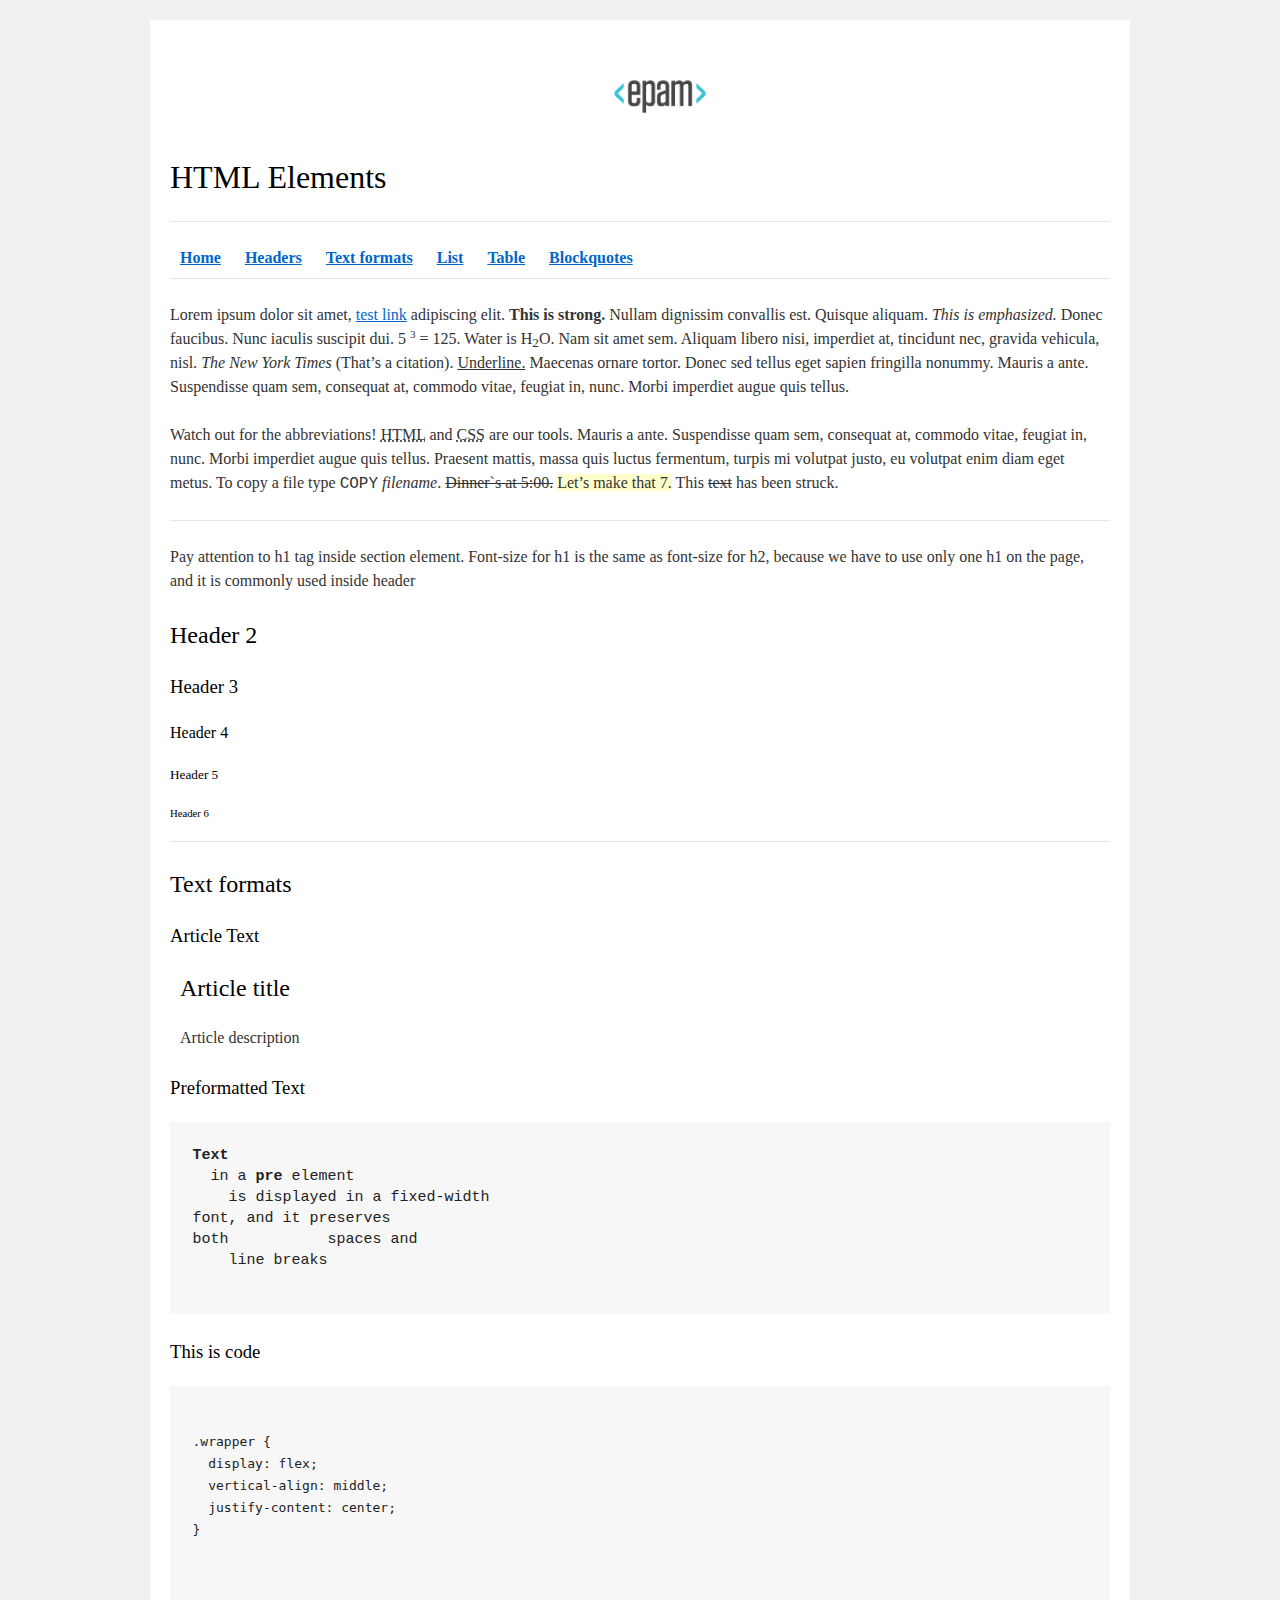
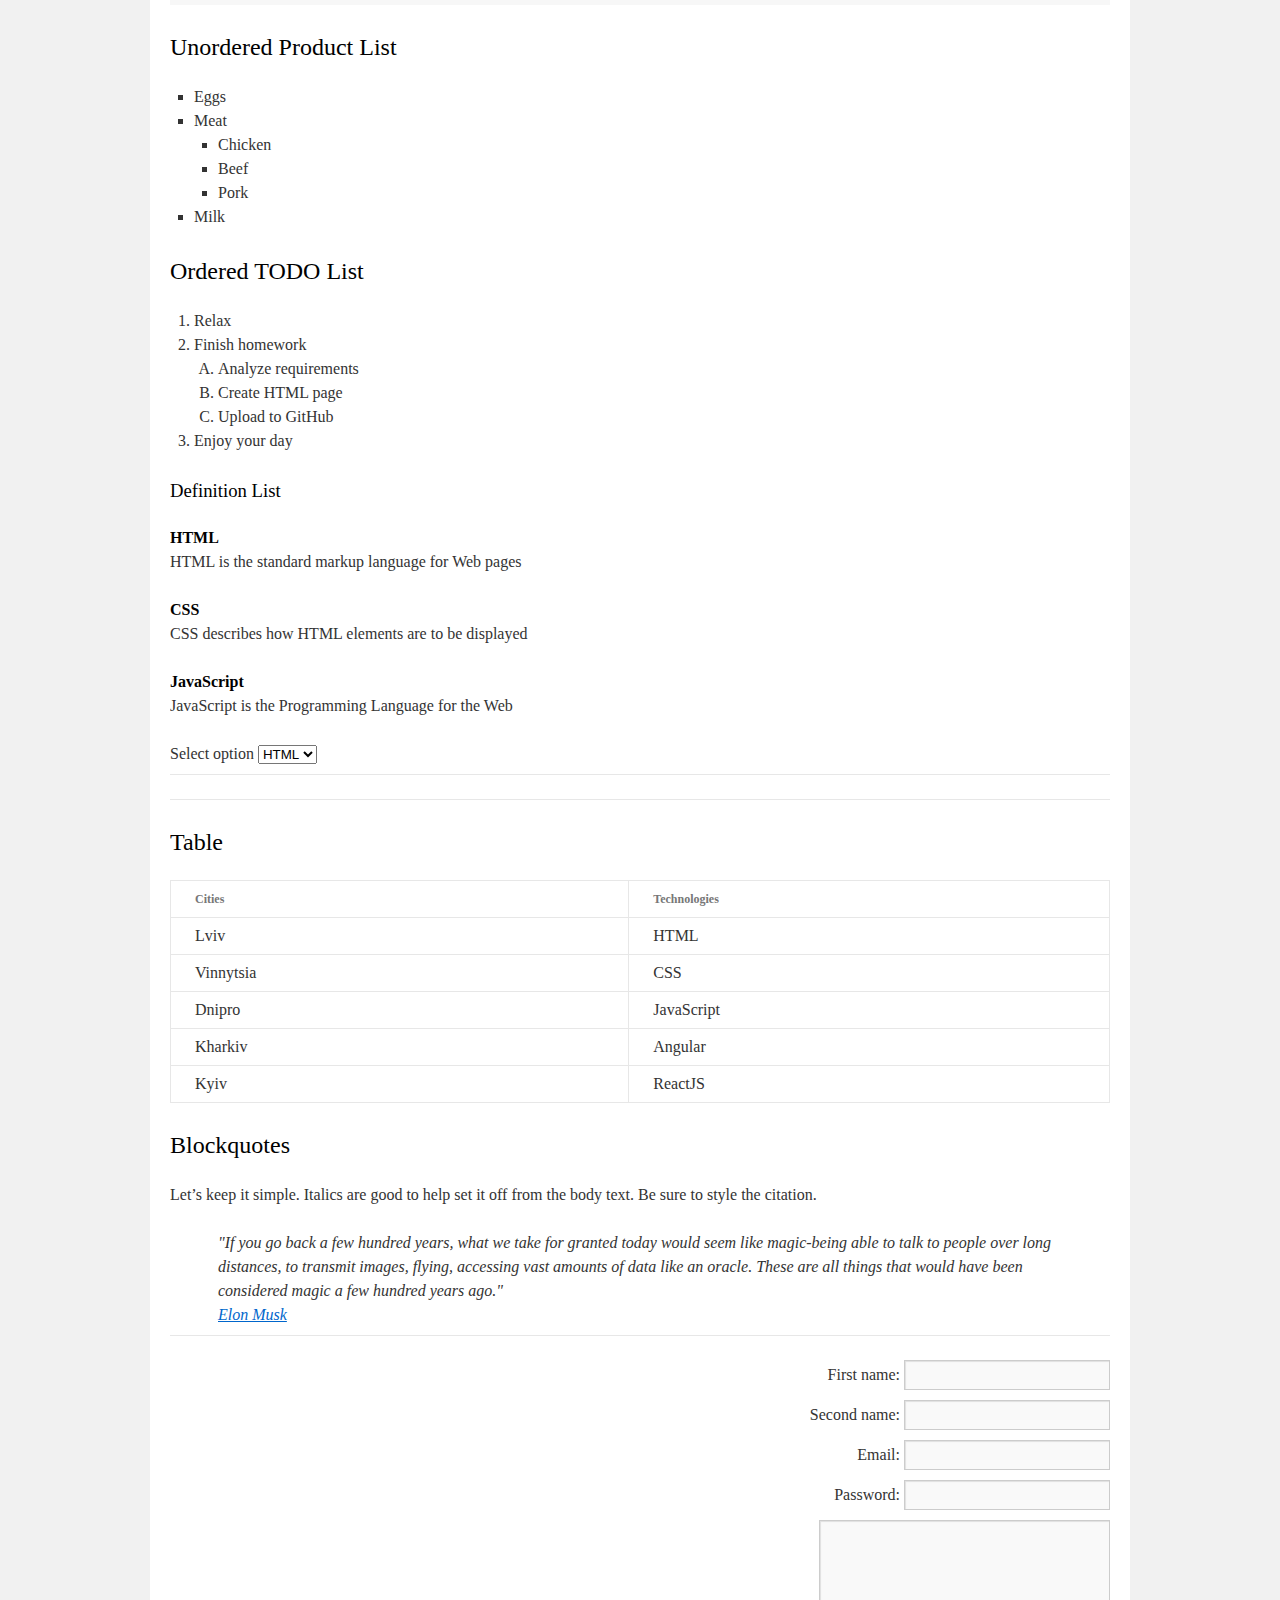
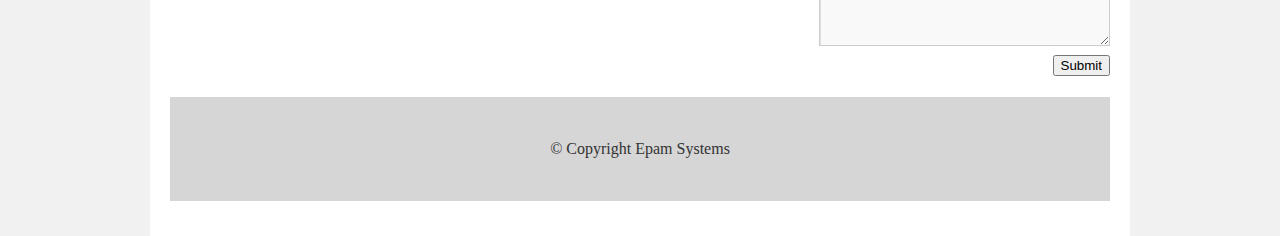
<file: FL11_HW1/homework/index.html>
<!DOCTYPE html>
<html lang="en">
<head>
	<meta charset="utf-8">
	<title>HTML Basics</title>
	<link rel="stylesheet" href="style.css">
</head>

<body>
	<div id="wrapper">
		<div id="main">
			<div id="container">
				<div id="content" role="main">
					<header>
						<div class="logo">
							<a href="#">
								<img src="./logo.png" alt="Epam">
							</a>
						</div>
							<h1>HTML Elements</h1>
						<hr>
						<nav>
							<a href="#"><b>Home</b></a>
							<a href="#headers"><b>Headers</b></a>
							<a href="#textFormats"><b>Text formats</b></a>
							<a href="#list"><b>List</b></a>
							<a href="#table"><b>Table</b></a>
							<a href="#blockquotes"><b>Blockquotes</b></a>
						</nav>
						<hr>
					</header>
					<main>
						<div>
							<p>Lorem ipsum dolor sit amet,
								<a href="#">test link</a>
								adipiscing elit.
								<strong>This is strong.</strong>
								Nullam dignissim convallis est. Quisque aliquam.
								<i>This is emphasized.</i>
								Donec faucibus. Nunc iaculis suscipit dui. 5 <sup><small>3</small></sup>
								= 125.
								Water is H<sub>2</sub>O.
								Nam sit amet sem. Aliquam libero nisi, imperdiet at, tincidunt nec, gravida vehicula, nisl.
								<cite>The New York Times</cite>
								(That&#8217;s a citation).
								<u>Underline.</u>
								Maecenas ornare tortor. Donec sed tellus eget sapien fringilla nonummy. Mauris a ante. Suspendisse quam sem, consequat at, commodo vitae, feugiat in, nunc. Morbi imperdiet augue quis tellus.
							</p>
							<p>
								Watch out for the abbreviations!
								<abbr title="Hyper Text Markup Language">HTML</abbr>
								and
								<abbr title="Cascading Style Sheets">CSS</abbr>
								are our tools. Mauris a ante. Suspendisse quam sem, consequat at, commodo vitae, feugiat in, nunc. Morbi imperdiet augue quis tellus. Praesent mattis, massa quis luctus fermentum, turpis mi volutpat justo, eu volutpat enim diam eget metus. To copy a file type
								<samp>COPY</samp>
								<i>filename</i>.
								<s>Dinner`s at 5:00.</s>
								<ins>Let&#8217;s make that 7.</ins>
								This <s>text</s> has been struck.
							</p>
							<hr>
						</div>
						<section id="headers">
							<p>
								Pay attention to h1 tag inside section element. Font-size for h1 is the same as font-size for h2,
								because we have to use only one h1 on the page, and it is commonly used inside header
							</p>
								<h2>Header 2</h2>
								<h3>Header 3</h3>
								<h4>Header 4</h4>
								<h5>Header 5</h5>
								<h6>Header 6</h6>
							<hr>
						</section>
						<section id="textFormats">
							<h2>Text formats</h2>
							<h3>Article Text</h3>
							<article>
								<h2>Article title</h2>
								<p>Article description<p>
							</article>
							<h3>Preformatted Text</h3>
								<pre>
<b>Text</b>
  in a <b>pre</b> element
    is displayed in a fixed-width
font, and it preserves
both           spaces and
    line breaks
								</pre>
							<h3>This is code</h3>
								<pre>
<code>
.wrapper {
  display: flex;
  vertical-align: middle;
  justify-content: center;
}
</code>
								</pre>
						</section>
						<section id="list">
							<h2>Unordered Product List</h2>
							<ul>
								<li>Eggs</li>
								<li>Meat
								<ul>
									<li>Chicken</li>
									<li>Beef</li>
									<li>Pork</li>
								</ul>
								</li>
								<li>Milk</li>
							</ul>
							<h2>Ordered TODO List</h2>
								<ol>
								<li>Relax</li>
								<li>Finish homework
									<ol>
										<li>Analyze requirements</li>
										<li>Create HTML page</li>
										<li>Upload to GitHub</li>
									</ol>
								</li>
								<li>Enjoy your day</li>
								</ol>
							<h3>Definition List</h3>
							<dl>
								<dt>HTML</dt>
								<dd>HTML is the standard markup language for Web pages</dd>
								<dt>CSS</dt>
								<dd>CSS describes how HTML elements are to be displayed</dd>
								<dt>JavaScript</dt>
								<dd>JavaScript is the Programming Language for the Web</dd>
							</dl>
							<label> Select option
								<select name="select">
									<option value="HTML">HTML</option>
									<option value="CSS">CSS</option>
									<option value="JS">JS</option>
								</select> 
							</label>
							<hr>
							<hr>
						</section>
						<section id="table">
							<h2>Table</h2>
							<table>
								<thead>
									<tr>
										<th>Cities</th>
										<th>Technologies</th>
									</tr>
								</thead>
									<tr>
										<td>Lviv</td>
										<td>HTML</td>
									</tr>
									<tr>
										<td>Vinnytsia</td>
										<td>CSS</td>
									</tr>
									<tr>
										<td>Dnipro</td>
										<td>JavaScript</td>
									</tr>
									<tr>
										<td>Kharkiv</td>
										<td>Angular</td>
									</tr>
									<tr>
										<td>Kyiv</td>
										<td>ReactJS</td>
									</tr>
							</table>
						</section>
						<section id="blockquotes">
							<h2>Blockquotes</h2>
							<p>
								Let&#8217;s keep it simple. Italics are good to help set it off from the body text. Be sure to style the citation.
							</p>
							<blockquote>
								<q>&#34;If you go back a few hundred years, what we take for granted today would seem like magic-being able
									to talk to people over long distances, to transmit images, flying, accessing vast amounts of data
									like an oracle. These are all things that would have been considered magic a few hundred years ago.&#34;
									<br>
									<a href="#">Elon Musk</a>
								</q>
							</blockquote>
								<hr />
						</section>
						<div>
							<form action="#">
								<div>
									<label for="firstName">First name:</label>
									<input type="text" id="firstName">
								</div>
								<div>
									<label for="secondName">Second name:</label>
									<input type="text" id="secondName">
								</div>
								<div>
									<label for="email">Email:</label>
									<input type="email" id="email">
								</div>
								<div>
									<label for="password">Password:</label>
									<input type="password" id="password">
								</div>
								<div>
									<textarea name="comments" id="comments" cols="30" rows="5"></textarea>
								</div>
								<button type="submit">Submit</button>
							</form>
						</div>
					</main>
					<footer class="footer">
						<div class="copyright">
							<span>&copy; Copyright Epam Systems</span>
						</div>
					</footer>
				</div>
			</div>
		</div>
	</div>
</body>
</html>
</file>
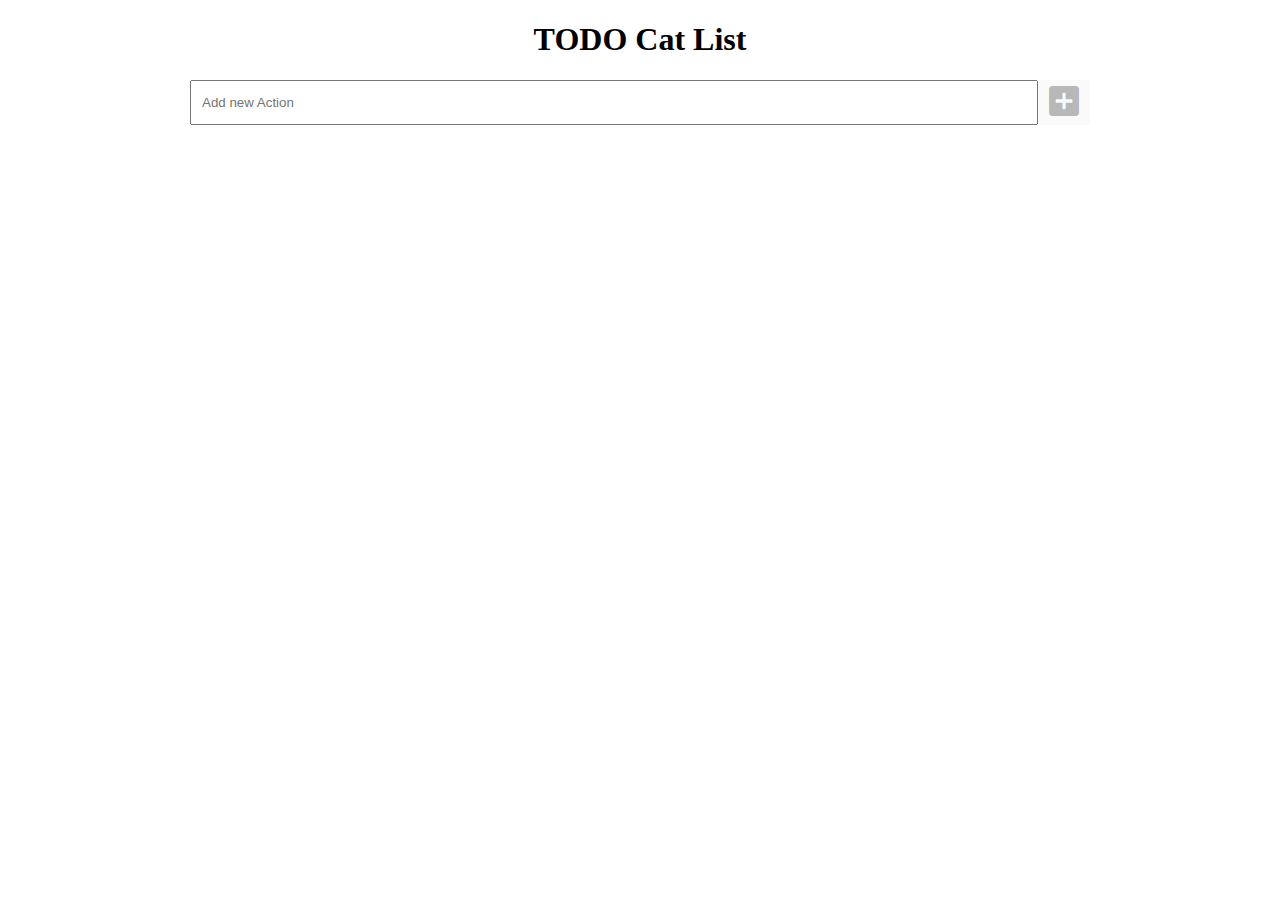
<file: FL11_HW11/homework/index.html>
<!DOCTYPE html>
<html lang="en">
<head>
  <meta charset="UTF-8">
  <title>Homework 11 - TODO Cat List</title>
  <link rel="stylesheet" href="./assets/material-icons/material-icons.css">
  <link rel="stylesheet" href="./assets/styles.css">
</head>
<body>
  <div id="root">
    <section class="main">
      <h1>TODO Cat List</h1>
      <p class="warning-message hidden">Maximum item per list are created</p>
      <div class="adding-wrapper">
          <input id="add-new" class="add-new" type="text" placeholder="Add new Action">
          <button class="add-action" disabled><i class="material-icons">add_box</i></button>
      </div>
      <ul class="todo-list"></ul>
    </section>
  </div>
  <script src="./src/app.js"></script>
</body>
</html>
</file>
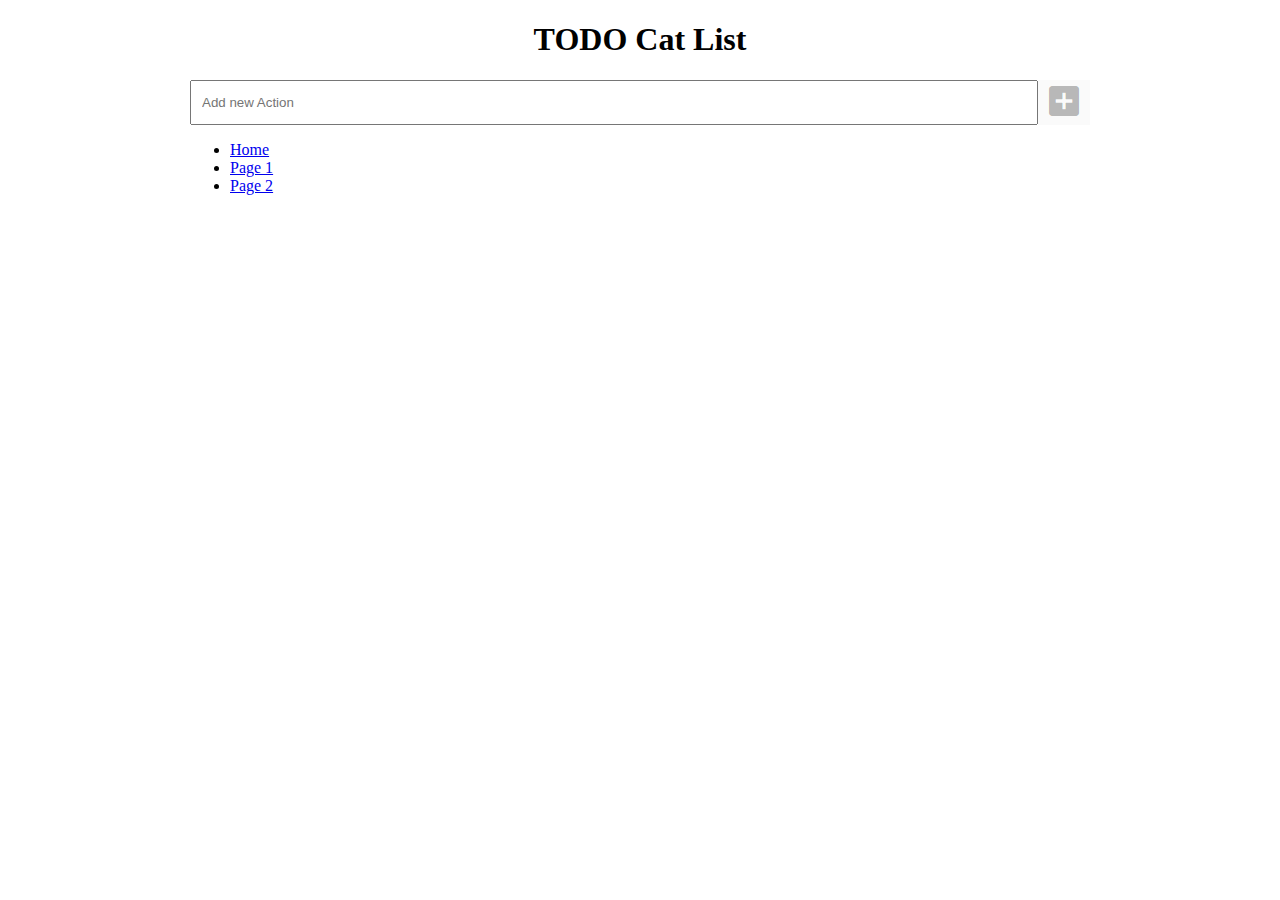
<file: FL11_HW12/homework/index.html>
<!DOCTYPE html>
<html lang="en">
<head>
  <meta charset="UTF-8">
  <title>Homework 11 - TODO Cat List</title>
  <link rel="stylesheet" href="./assets/material-icons/material-icons.css">
  <link rel="stylesheet" href="./assets/styles.css">
</head>
<body>
  <div id="root">
    <section class="main">
      <h1>TODO Cat List</h1>
      <p class="warning-message hidden">Maximum item per list are created</p>
      <div class="adding-wrapper">
          <input id="add-new" class="add-new" type="text" placeholder="Add new Action">
          <button class="add-action" disabled><i class="material-icons">add_box</i></button>
      </div>
      <ul class="todo-list"></ul>
      <ul>
        <li><a href="#">Home</a></li>
        <li><a href="#/page1">Page 1</a></li>
        <li><a href="#/page2">Page 2</a></li>
      </ul>
      <div id="view"></div>
    </section>
  </div>
  <script src="./src/app.js"></script>
</body>
</html>
</file>
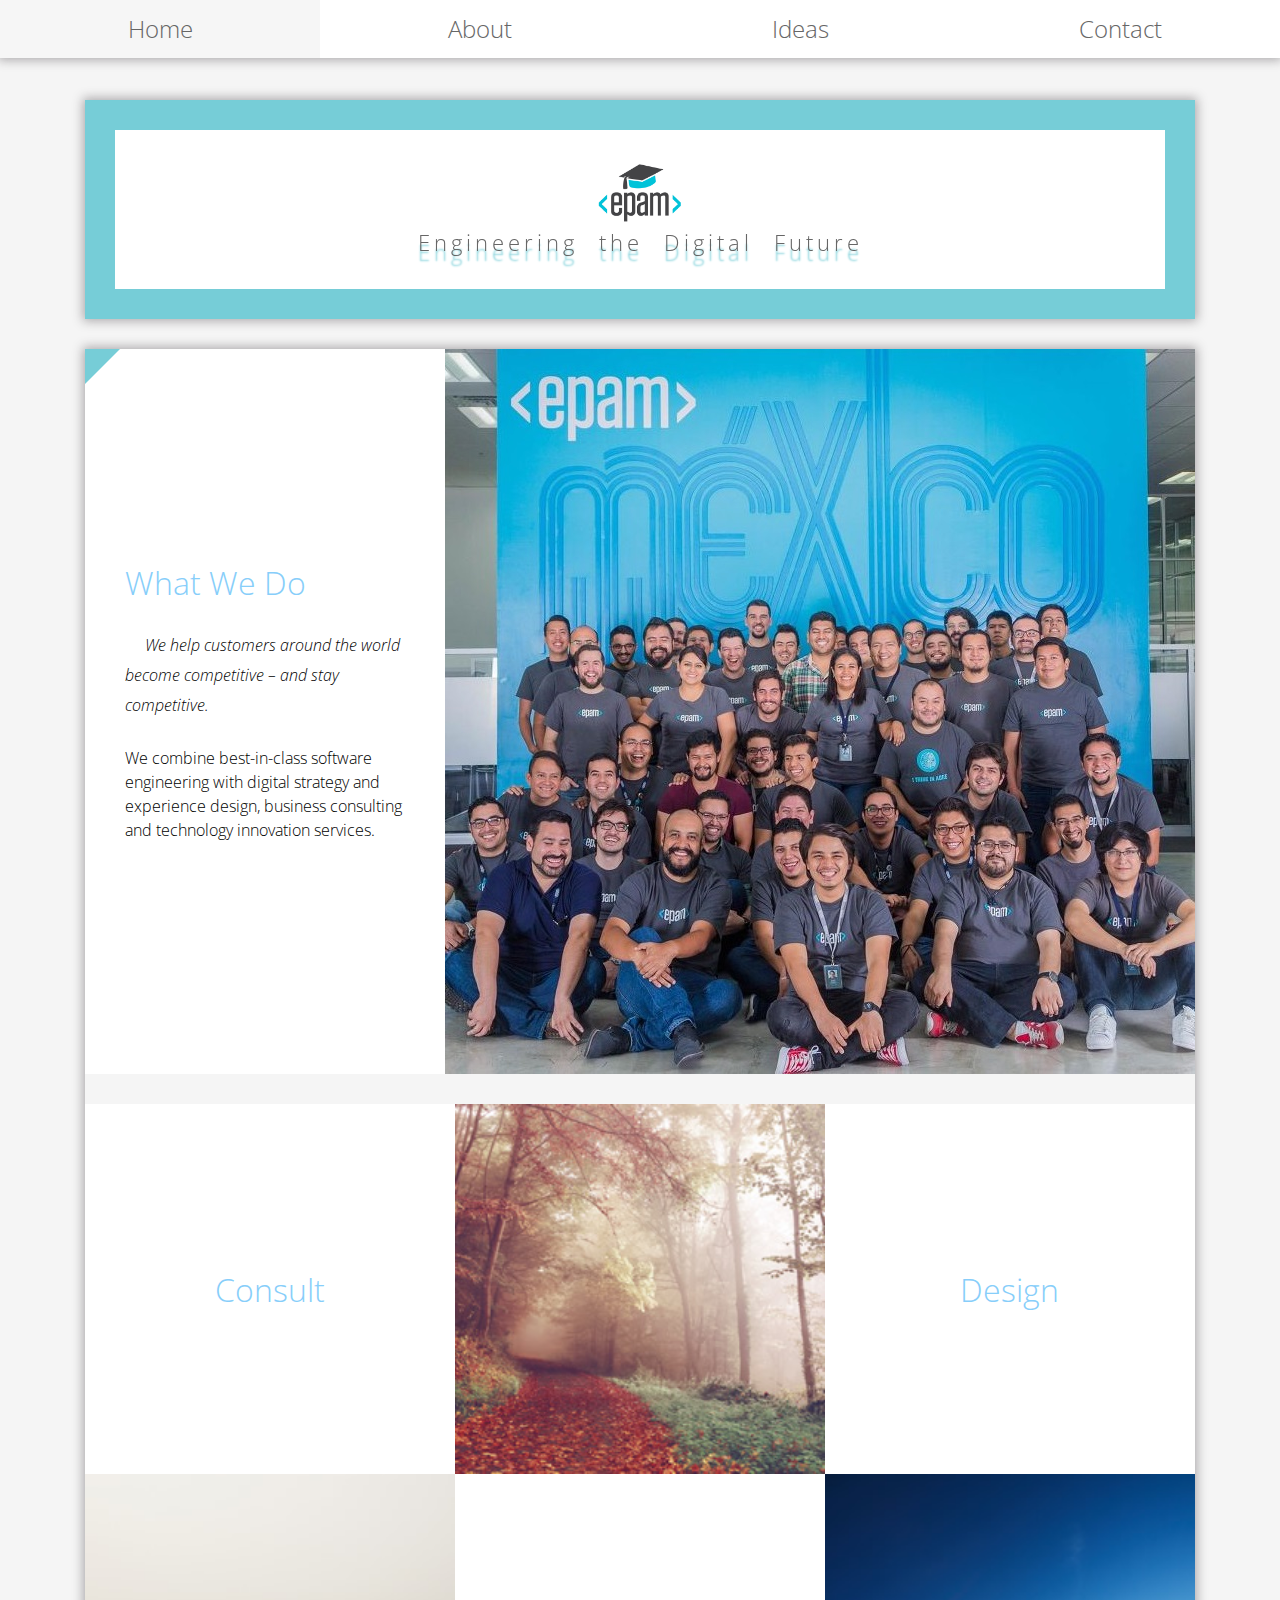
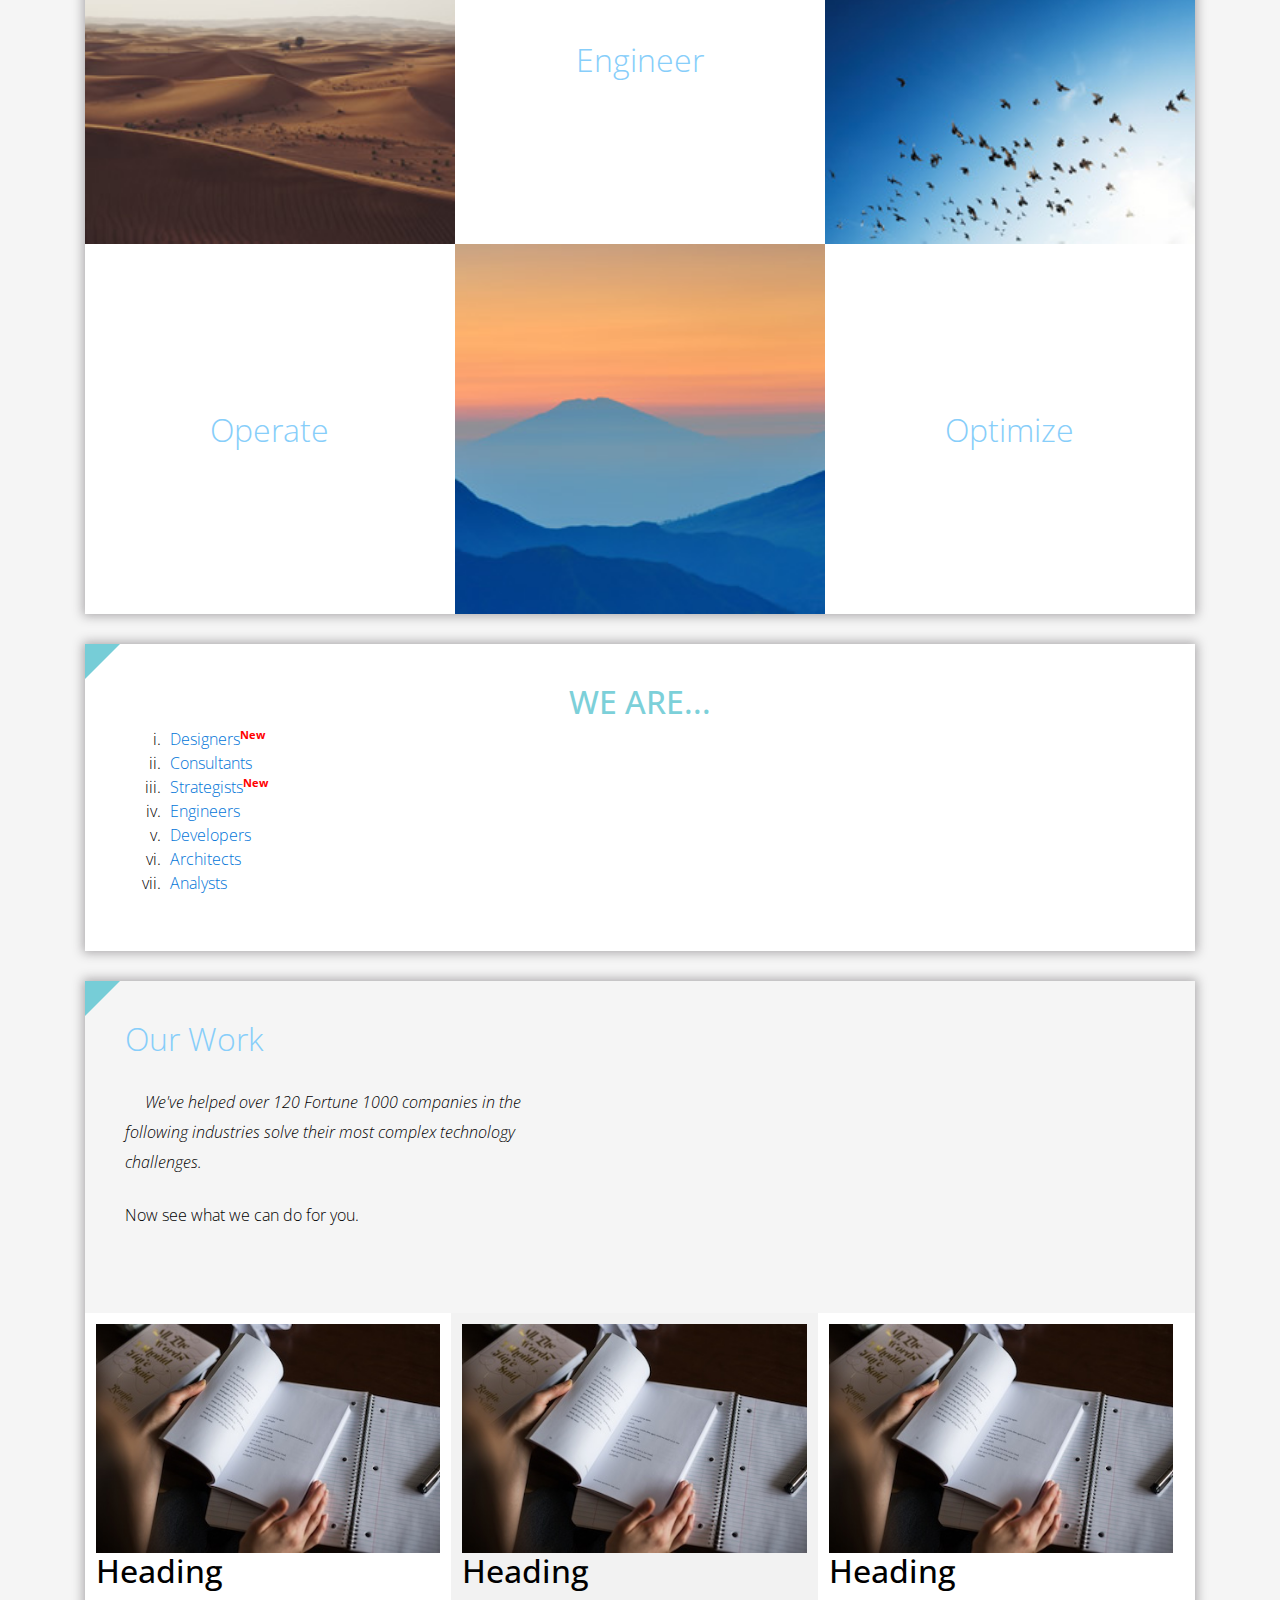
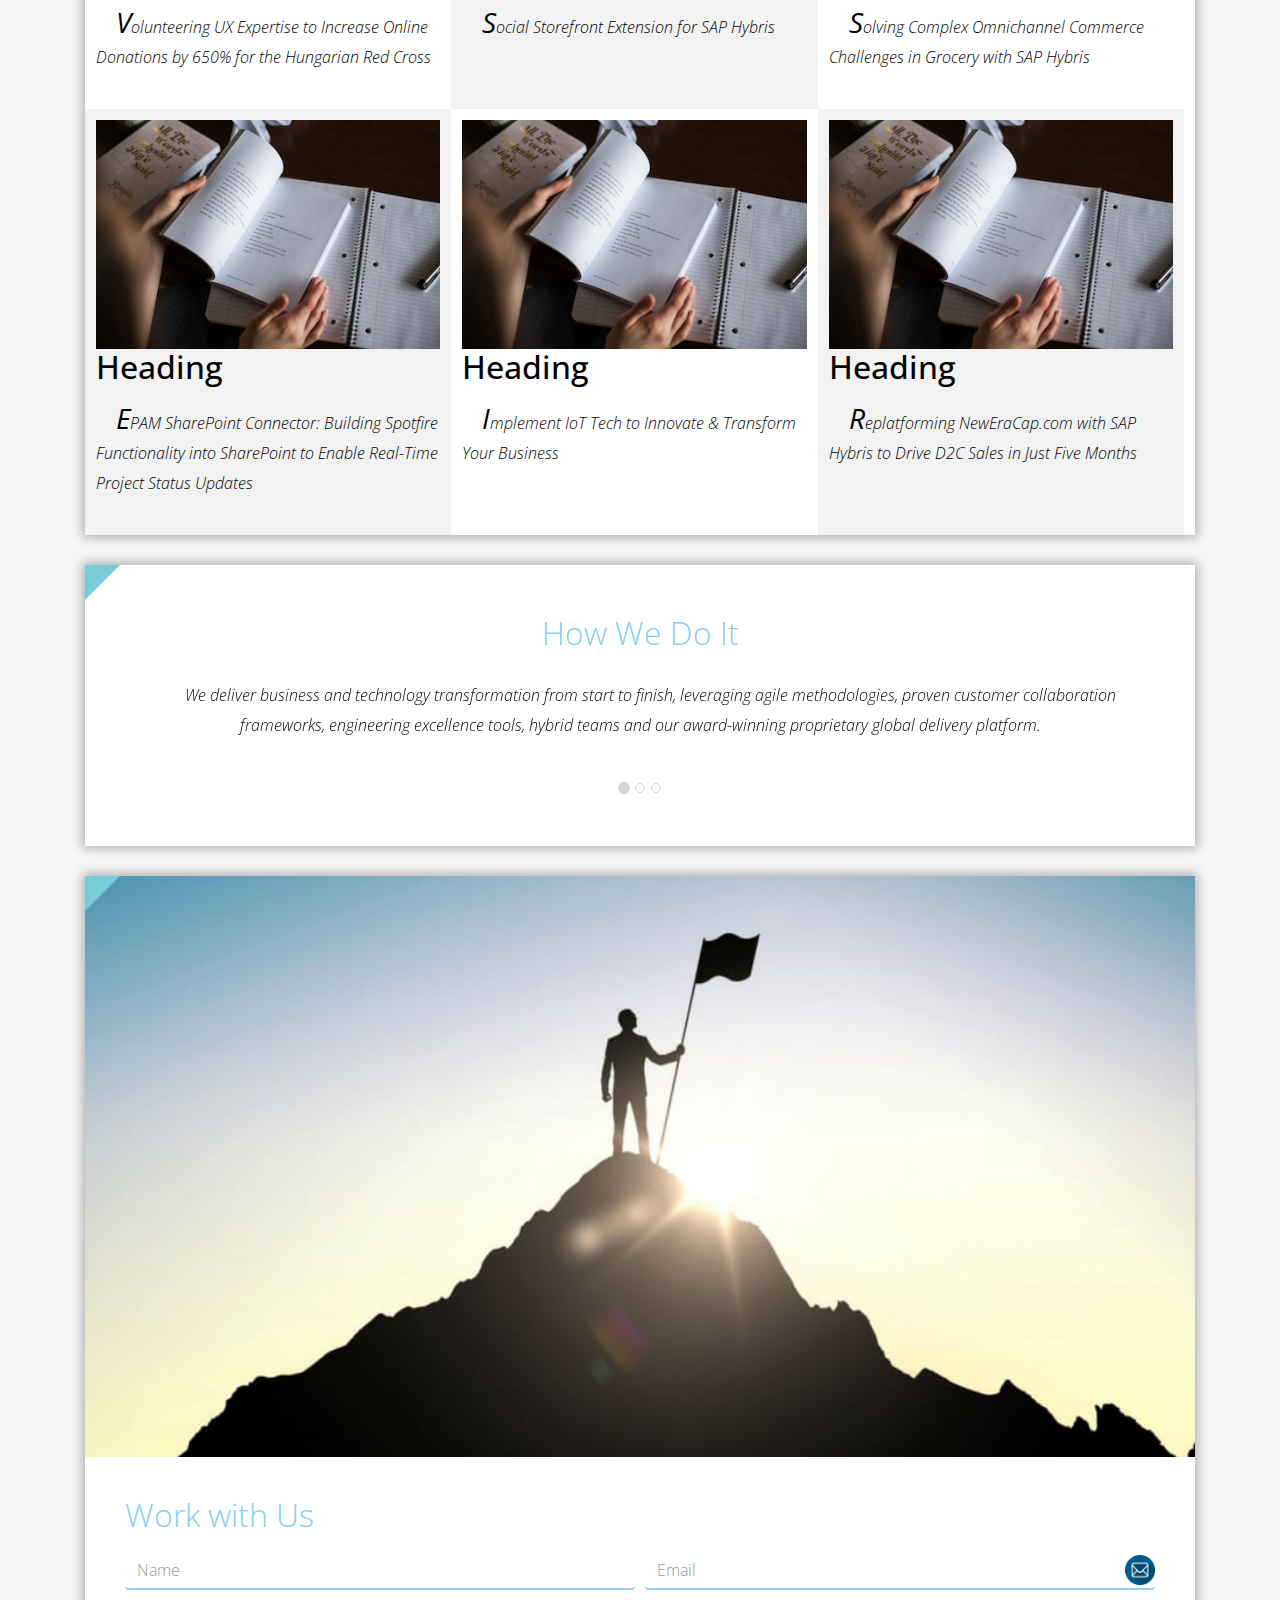
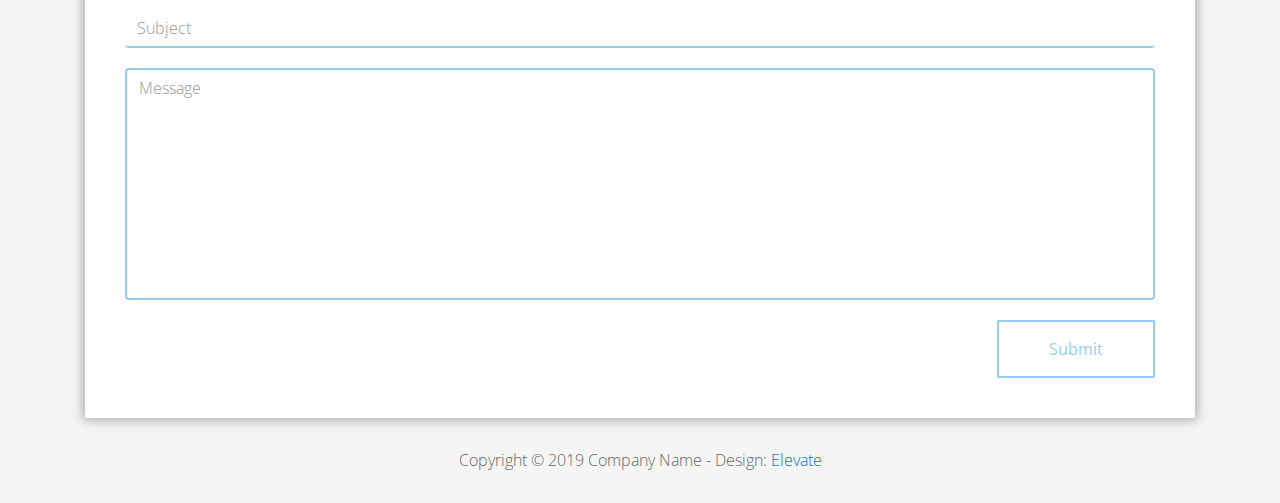
<file: FL11_HW2/homework/index.html>
<!DOCTYPE html>
<html lang="en">
<head>
  <meta charset="utf-8">
  <meta http-equiv="X-UA-Compatible" content="IE=edge">
  <meta name="viewport" content="width=device-width, initial-scale=1">

  <title>CSS Basics HW</title>



  <!-- load stylesheets -->
  <link rel="stylesheet" href="http://fonts.googleapis.com/css?family=Open+Sans:300,400">
  <!-- Google web font "Open Sans" -->
  <link rel="stylesheet" href="css/bootstrap.min.css">
  <!-- Bootstrap style -->
  <link rel="stylesheet" href="css/general.css">
  <link rel="stylesheet" href="css/style.css">
  <!-- Templatemo style -->
</head>

<body>
<div class="container">

  <div class="tm-sidebar">
    <nav class="tm-main-nav">
      <ul>
        <li class="tm-nav-item"><a href="#home" class="tm-nav-item-link">Home</a></li>
        <li class="tm-nav-item"><a href="#about" class="tm-nav-item-link">About</a></li>
        <li class="tm-nav-item"><a href="#ideas" class="tm-nav-item-link">Ideas</a></li>
        <li class="tm-nav-item"><a href="#contact" class="tm-nav-item-link">Contact</a></li>
      </ul>
    </nav>
  </div>

  <div class="tm-main-content">

    <div id="home" class="tm-content-box tm-content-header margin-b-10">
      <div class="tm-banner">
        <div class="tm-banner-inner">
          <img src="img/epam_logo.png" width="100" alt="">
          <p class="tm-banner-text">Engineering the Digital Future</p>
        </div>
      </div>
    </div>

    <section>
      <div class="tm-content-box flex-2-col">

        <div class="padding-medium flex-item tm-team-description-container flex-item">
          <h2 class="tm-section-title">What We Do</h2>
          <p class="tm-section-description">We help customers around the world become competitive – and stay competitive.</p>
          <p class="tm-section-description"> We combine best-in-class software engineering with digital strategy and experience design, business consulting and technology innovation services.</p>
        </div>
        <div class="flex-item tm-team-img">
          <img src="img/epam-mexico.jpg" alt="epam-mexico">
        </div>

      </div>

      <div id="about" class="tm-content-box">

        <ul class="boxes gallery-container">
          <li class="box box-bg">
            <h2 class="tm-section-title tm-section-title-box tm-box-bg-title">Consult</h2>
          </li>
          <li class="box">
            <a href="img/idea-large-01.jpg">
              <img src="img/idea-01.jpg" alt="Image" class="img-fluid thumbnail box-img">
            </a>
          </li>
          <li class="box box-bg">
            <h2 class="tm-section-title tm-section-title-box tm-box-bg-title">Design</h2>
          </li>
          <li class="box">
            <a href="img/idea-large-02.jpg">
              <img src="img/idea-02.jpg" alt="Image" class="img-fluid thumbnail box-img">
            </a>
          </li>
          <li class="box box-bg">
            <h2 class="tm-section-title tm-section-title-box tm-box-bg-title">Engineer</h2>
          </li>
          <li class="box">
            <a href="img/idea-large-03.jpg">
              <img src="img/idea-03.jpg" alt="Image" class="img-fluid thumbnail box-img">
            </a>
          </li>
          <li class="box box-bg">
            <h2 class="tm-section-title tm-section-title-box tm-box-bg-title">Operate</h2>
          </li>
          <li class="box">
            <a href="img/idea-large-04.jpg">
              <img src="img/idea-04.jpg" alt="Image" class="img-fluid thumbnail box-img">
            </a>
          </li>
          <li class="box box-bg">
            <h2 class="tm-section-title tm-section-title-box tm-box-bg-title">Optimize</h2>
          </li>
        </ul>

      </div>

    </section>

    <!-- slider -->
    <section class="heading tm-content-box">
      <div class="padding-medium">
        <h2> WE ARE...</h2>
        <ol>
          <li><a href="index.html" class="text">Designers</a></li>
          <li><a href="index.html">Consultants</a></li>
          <li><a href="#" class="text">Strategists</a></li>
          <li><a href="#">Engineers</a></li>
          <li><a href="#">Developers</a></li>
          <li><a href="#">Architects</a></li>
          <li><a href="#">Analysts</a></li>
        </ol>
      </div>
    </section>

    <section class="blocks">
      <div class="padding-medium flex-item tm-team-description-container">
        <h2 class="tm-section-title">Our Work</h2>
        <p class="tm-section-description">We've helped over 120 Fortune 1000 companies in the following industries solve their most complex technology challenges. </p>
        <p class="tm-section-description"> Now see what we can do for you.</p>
      </div>
      <div class="tm-content-box flex-2-col">
      </div>
      <div  class="tm-content-box">
        <ul class="boxes gallery-container">
          <li class="box box-work">
            <img src="img/study.jpeg" alt="Image" class="img-fluid">
            <div>
              <h2>Heading</h2>
              <p>Volunteering UX Expertise to Increase Online Donations by 650% for the Hungarian Red Cross</p>
            </div>
          </li>
          <li class="box box-work">
            <img src="img/study.jpeg" alt="Image" class="img-fluid">
            <div>
              <h2>Heading</h2>
              <p>Social Storefront Extension for SAP Hybris</p>
            </div>
          </li>
          <li class="box box-work">
            <img src="img/study.jpeg" alt="Image" class="img-fluid">
            <div>
              <h2>Heading</h2>
              <p>Solving Complex Omnichannel Commerce Challenges in Grocery with SAP Hybris</p>
            </div>
          </li>
          <li class="box box-work">
            <img src="img/study.jpeg" alt="Image" class="img-fluid">
            <div>
              <h2>Heading</h2>
              <p>EPAM SharePoint Connector: Building Spotfire Functionality into SharePoint to Enable Real-Time Project Status Updates</p>
            </div>
          </li>
          <li class="box box-work">
            <img src="img/study.jpeg" alt="Image" class="img-fluid">
            <div>
              <h2>Heading</h2>
              <p>Implement IoT Tech to Innovate &amp; Transform Your Business</p>
            </div>
          </li>
          <li class="box box-work">
            <img src="img/study.jpeg" alt="Image" class="img-fluid">
            <div>
              <h2>Heading</h2>
              <p>Replatforming NewEraCap.com with SAP Hybris to Drive D2C Sales in Just Five Months</p>
            </div>
          </li>
        </ul>

      </div>
    </section>

    <section id="ideas">
      <div id="tmCarousel" class="carousel slide tm-content-box" data-ride="carousel">

        <ol class="carousel-indicators">
          <li data-target="#tmCarousel" data-slide-to="0" class="active"></li>
          <li data-target="#tmCarousel" data-slide-to="1" class=""></li>
          <li data-target="#tmCarousel" data-slide-to="2" class=""></li>
        </ol>

        <div class="carousel-inner" role="listbox">

          <div class="carousel-item active">
            <div class="carousel-content">
              <div class="flex-item">
                <h2 class="tm-section-title">How We Do It</h2>
                <p class="tm-section-description carousel-description">We deliver business and technology transformation from start to finish, leveraging agile methodologies, proven customer collaboration frameworks, engineering excellence tools, hybrid teams and our award-winning proprietary global delivery platform.</p>
              </div>
            </div>
          </div>

          <div class="carousel-item">
            <div class="carousel-content">
              <div class="flex-item">
                <h2 class="tm-section-title">Our Clients</h2>
                <p class="tm-section-description carousel-description">Lorem ipsum dolor sit amet,
                  consectetur adipiscing elit. Quisque vel nisi pharetra nibh varius pharetra ac
                  sagittis nisi. Etiam pharetra vestibulum hendrerit. Pellentesque interdum metus
                  sed massa rutrum.</p>
              </div>
            </div>
          </div>

          <div class="carousel-item">
            <div class="carousel-content">
              <div class="flex-item">
                <h2 class="tm-section-title">Our Projects</h2>
                <p class="tm-section-description carousel-description">Donec ex libero, fringilla
                  vitae purus sit amet, rhoncus pharetra lorem. Pellentesque id sem id lacus
                  ultricies vehicula. Aliquam rutrum mi non. Pellentesque interdum metus sed massa
                  rutrum.</p>
              </div>
            </div>
          </div>

        </div>

      </div>
    </section>

    <section class="tm-content-box">
      <img src="img/contact-us.jpg" alt="Contact image" class="img-fluid img-contact-us">

      <div id="contact" class="padding-medium">
        <h2 class="tm-section-title">Work with Us</h2>
        <form action="#contact" method="get" class="contact-form">

          <div class="form-group col-xs-12 col-sm-12 col-md-6 col-lg-6 form-group-2-col-left">
            <input type="text" id="contact_name" name="contact_name" class="form-control"
                   placeholder="Name" required/>
          </div>
          <div class="form-group col-xs-12 col-sm-12 col-md-6 col-lg-6 form-group-2-col-right mandatory-field">
            <input type="email" id="contact_email" name="contact_email" class="form-control"
                   placeholder="Email" required/>
          </div>
          <div class="form-group">
            <input type="text" id="contact_subject" name="contact_subject" class="form-control"
                   placeholder="Subject" required/>
          </div>
          <div class="form-group">
            <textarea id="contact_message" name="contact_message" class="form-control" rows="9"
                      placeholder="Message" required></textarea>
          </div>

          <button type="submit" class="btn btn-primary submit-btn">Submit</button>

        </form>
      </div>
    </section>

    <footer class="tm-footer">
      <p class="text-xs-center">Copyright &copy; 2019 Company Name

        - Design: <a rel="nofollow" href="http://www.templatemo.com/tm-481-elevate"
                     target="_parent">Elevate</a></p>
    </footer>

  </div>

</div>

</body>
</html>
</file>
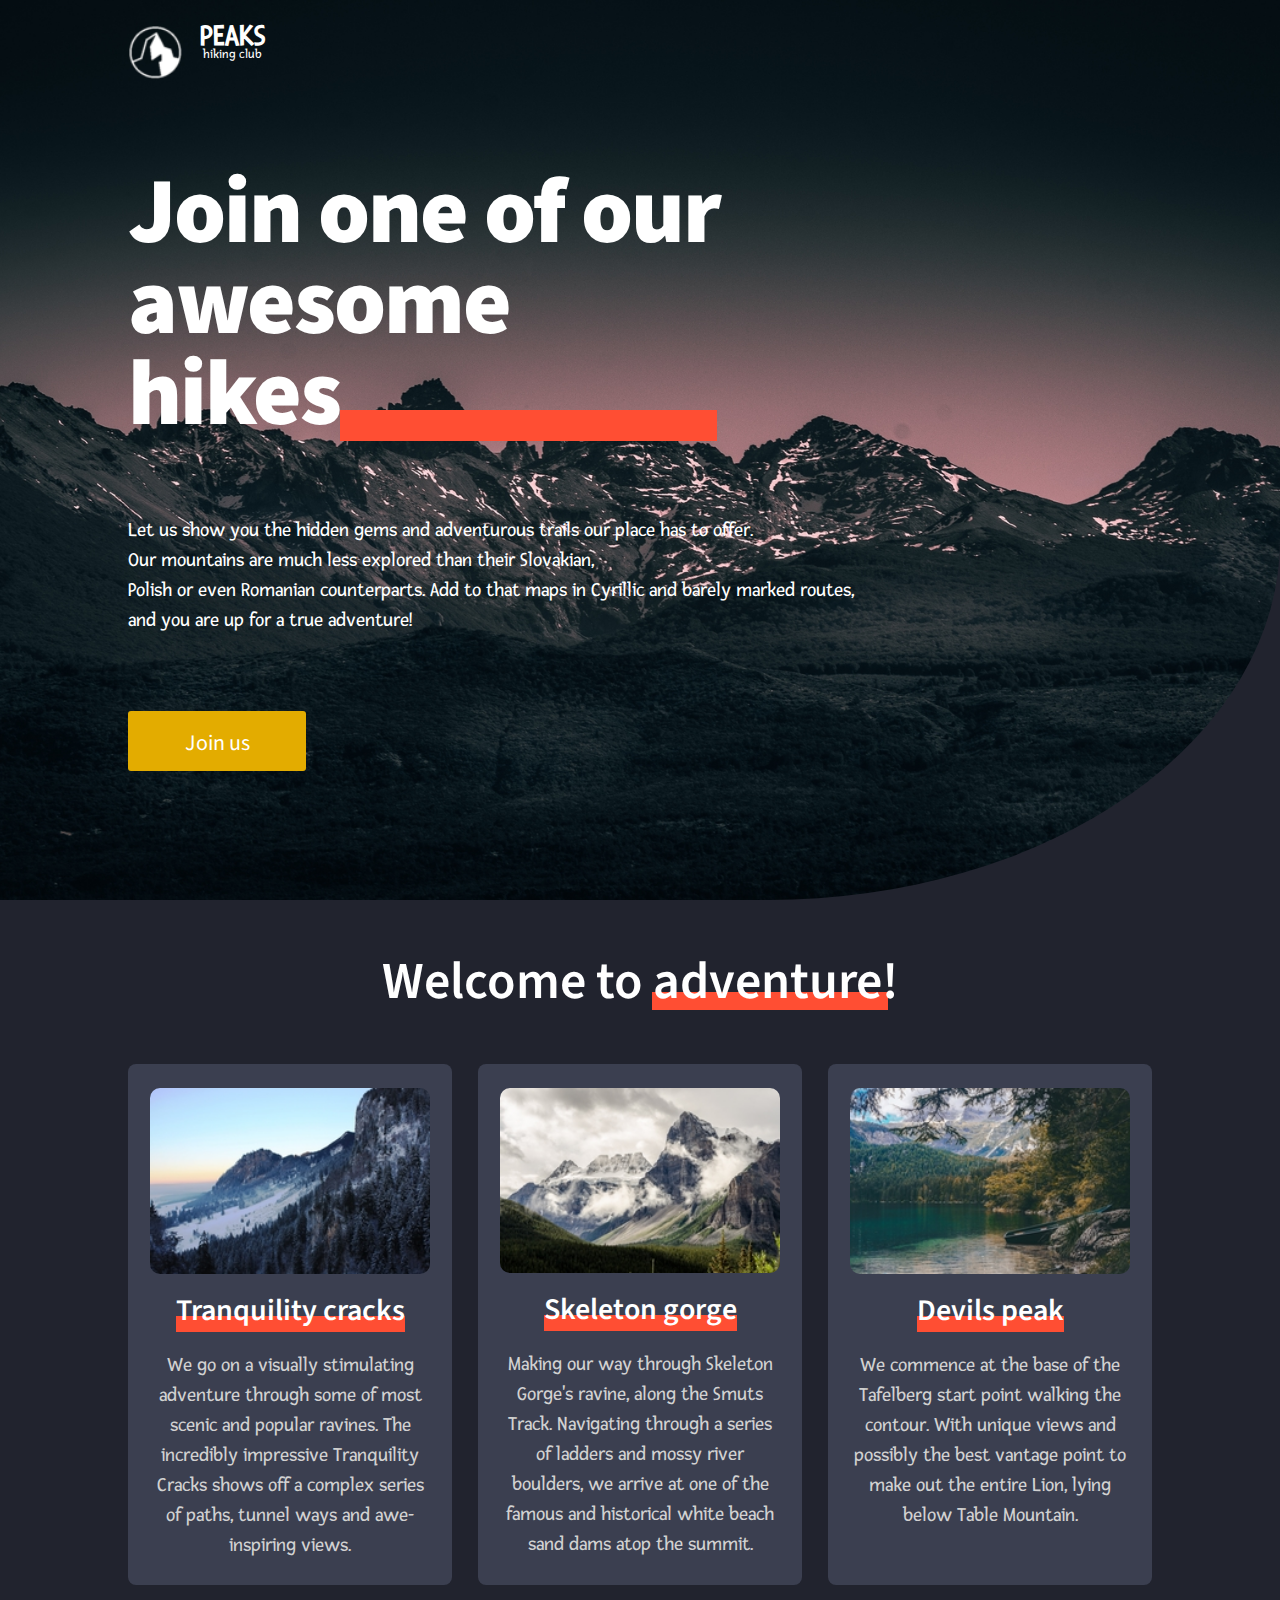
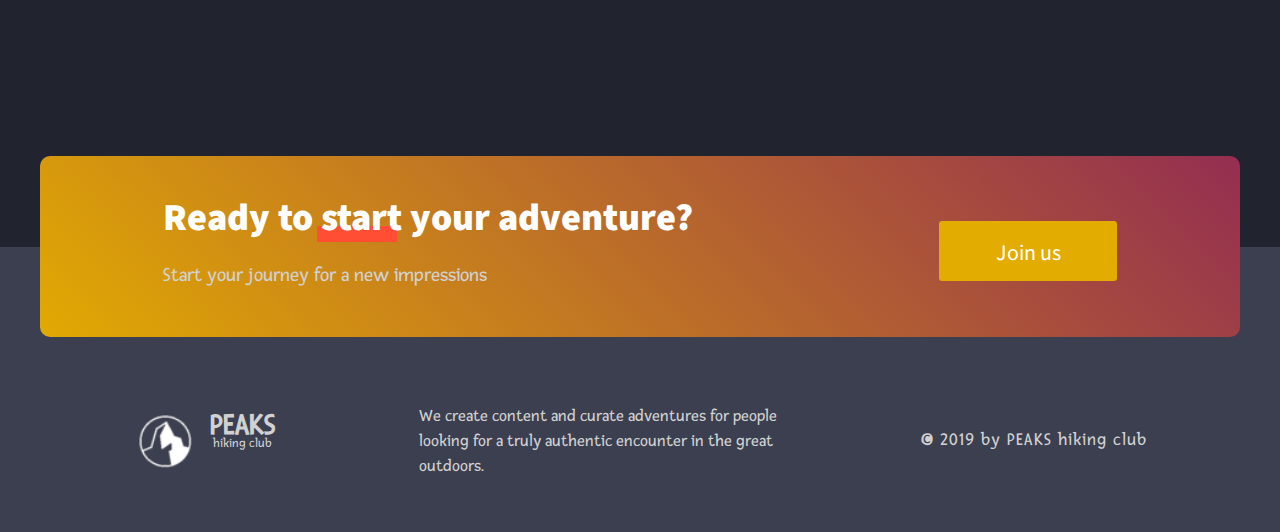
<file: FL11_HW3/homework/index.html>
<!DOCTYPE html>
<html lang="en">

  <head>
    <meta charset="UTF-8">
    <meta name="viewport" content="width=device-width, initial-scale=1.0">
    <meta http-equiv="X-UA-Compatible" content="ie=edge">
    <link href="https://fonts.googleapis.com/css?family=Hind:400,600%7CSource+Sans+Pro:400,600,700%7CFresca" rel="stylesheet"/>

    <!-- Styles should be switched here: -->

    <!--<link rel="stylesheet" type="text/css" href="css/style1.css">-->
    <link rel="stylesheet" type="text/css" href="css/style2.css">

    <title>PEAKS hiking club</title>
  </head>

  <body>
    <header class="header">
      <div class="header-wrap">
        <div class="landing-logo">
          <img src="img/m-logo.png" alt="logo" />
          <p>PEAKS<span>hiking club</span></p>
        </div>
        <p class="header_heading">
          Join one of our awesome hikes
        </p>
        <p class="header_text">
          Let us show you the hidden gems and adventurous trails our place has to offer.
          Our mountains are much less explored than their Slovakian,
          Polish or even Romanian counterparts. Add to that maps in Cyrillic and barely marked routes,
          and you are up for a true adventure!
        </p>
        <button class="header_button">Join us</button>
      </div>
    </header>
    <main class="section">
      <p class="section_text">
        Welcome to adventure!
      </p>
      <div class="section_card_wrap">
        <div class="section_card">
          <img class="section_card_img"
               src="img/m-1.jpg"
               alt="experts"/>
          <p class="section_card_heading">
            Tranquility cracks
            <span class="section_card_underline"></span>
          </p>
          <p class="section_card_text">
            We go on a visually stimulating adventure through some of most scenic and popular ravines.
            The incredibly impressive Tranquility Cracks shows off a complex series of paths, tunnel ways and awe-inspiring views.
          </p>
        </div>
        <div class="section_card">
          <img class="section_card_img"
               src="img/m-2.jpg"
               alt="content formats"/>
          <p class="section_card_heading">
            Skeleton gorge
            <span class="section_card_underline"></span>
          </p>
          <p class="section_card_text">
            Making our way through Skeleton Gorge's ravine, along the Smuts Track.
            Navigating through a series of ladders and mossy river boulders, we arrive at one of the famous and historical white beach sand dams atop the summit.
          </p>
        </div>
        <div class="section_card">
          <img class="section_card_img"
               src="img/m-3.jpg"
               alt="certificate"/>
          <p class="section_card_heading">
            Devils peak
            <span class="section_card_underline"></span>
          </p>
          <p class="section_card_text">
            We commence at the base of the Tafelberg start point walking the contour.
            With unique views and possibly the best vantage point to make out the entire Lion, lying below Table Mountain.
          </p>
        </div>
      </div>
      <div class="section_banner">
        <div class="section_banner_text_wrap">
          <p class="section_banner_heading">
            Ready to start your adventure?
          </p>
          <p class="section_banner_text">
            Start your journey for a new impressions
          </p>
        </div>
        <button class="section_banner_button">Join us</button>
      </div>
    </main>
    <footer class="footer">
      <div class="footer-wrap">
        <div class="footer_logo landing-logo">
          <img src="img/m-logo.png" alt="logo" />
          <p>PEAKS<span>hiking club</span></p>
        </div>
        <p class="footer_text">
          We create content  and curate adventures for  people looking for a truly authentic encounter in the great outdoors.
        </p>
        <span class="footer-cr">
          &copy; 2019 by PEAKS hiking club
        </span>
      </div>
    </footer>
  </body>

</html>
</file>
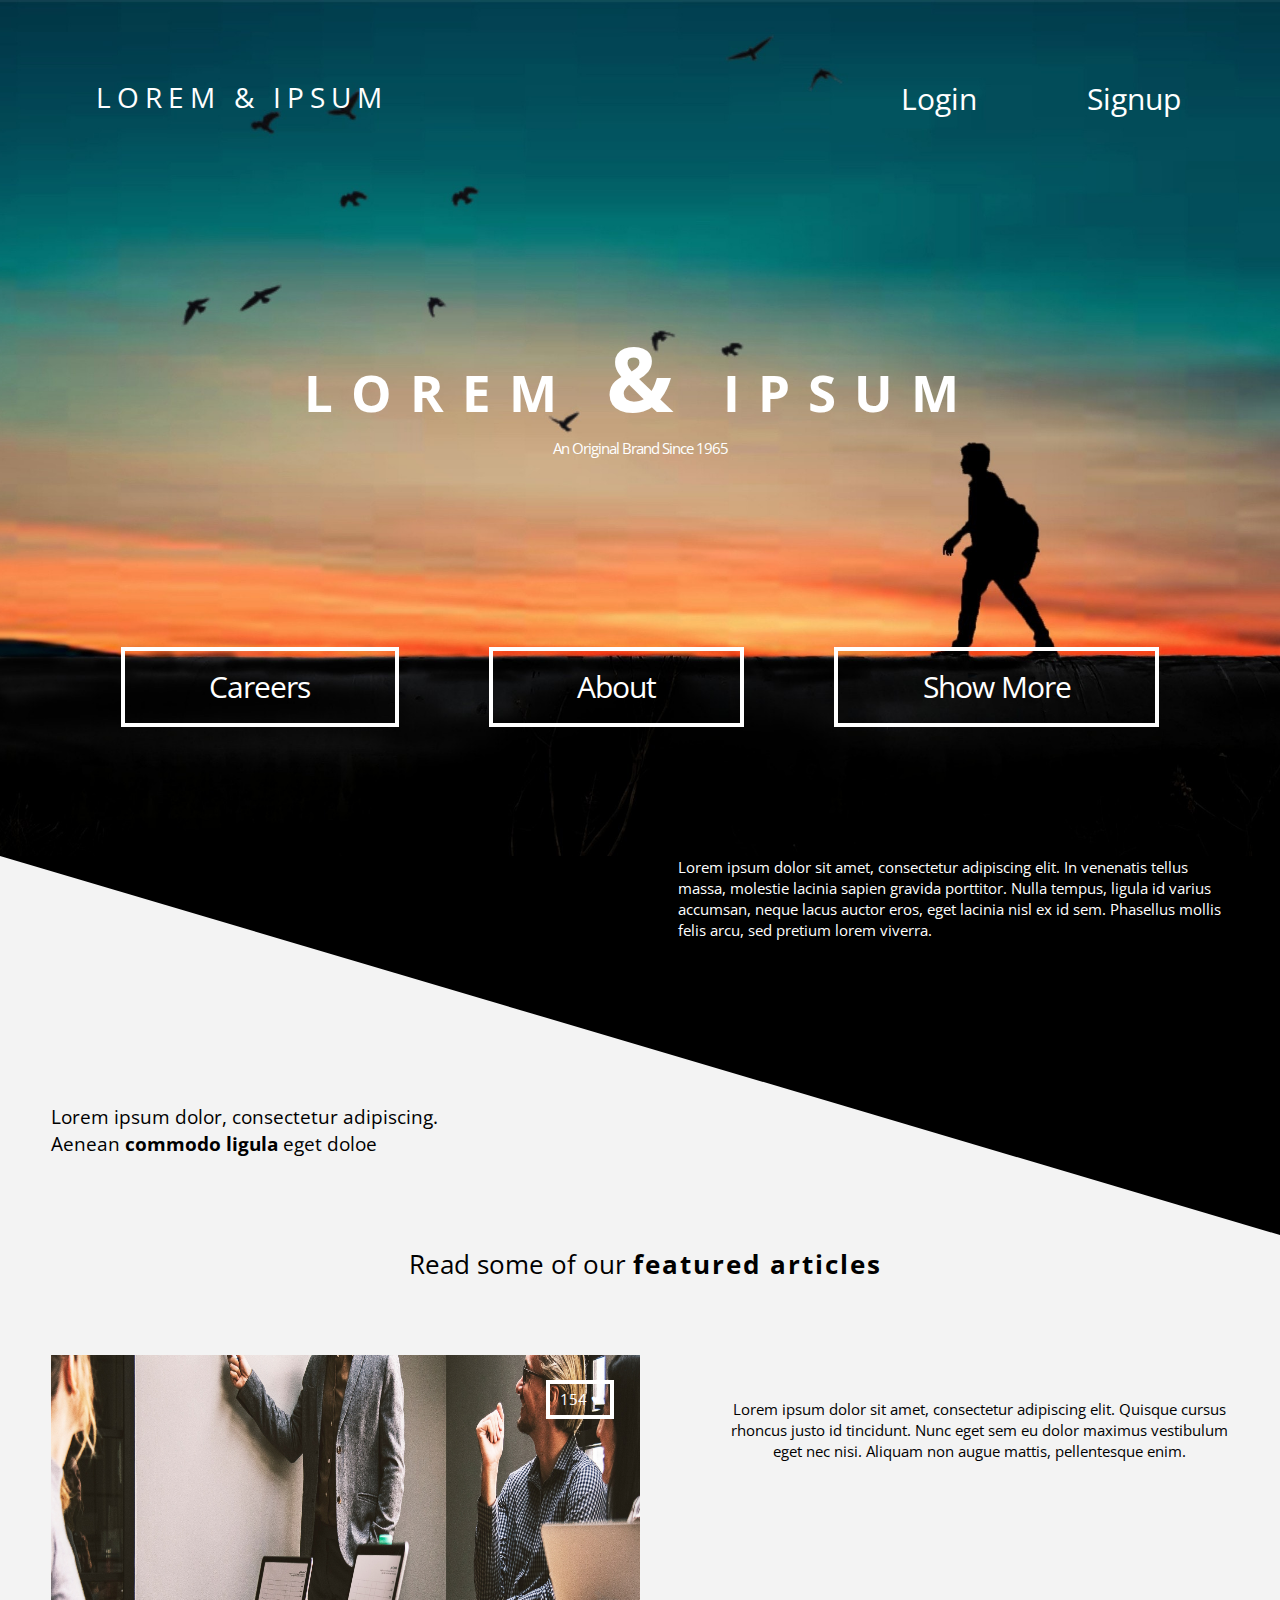
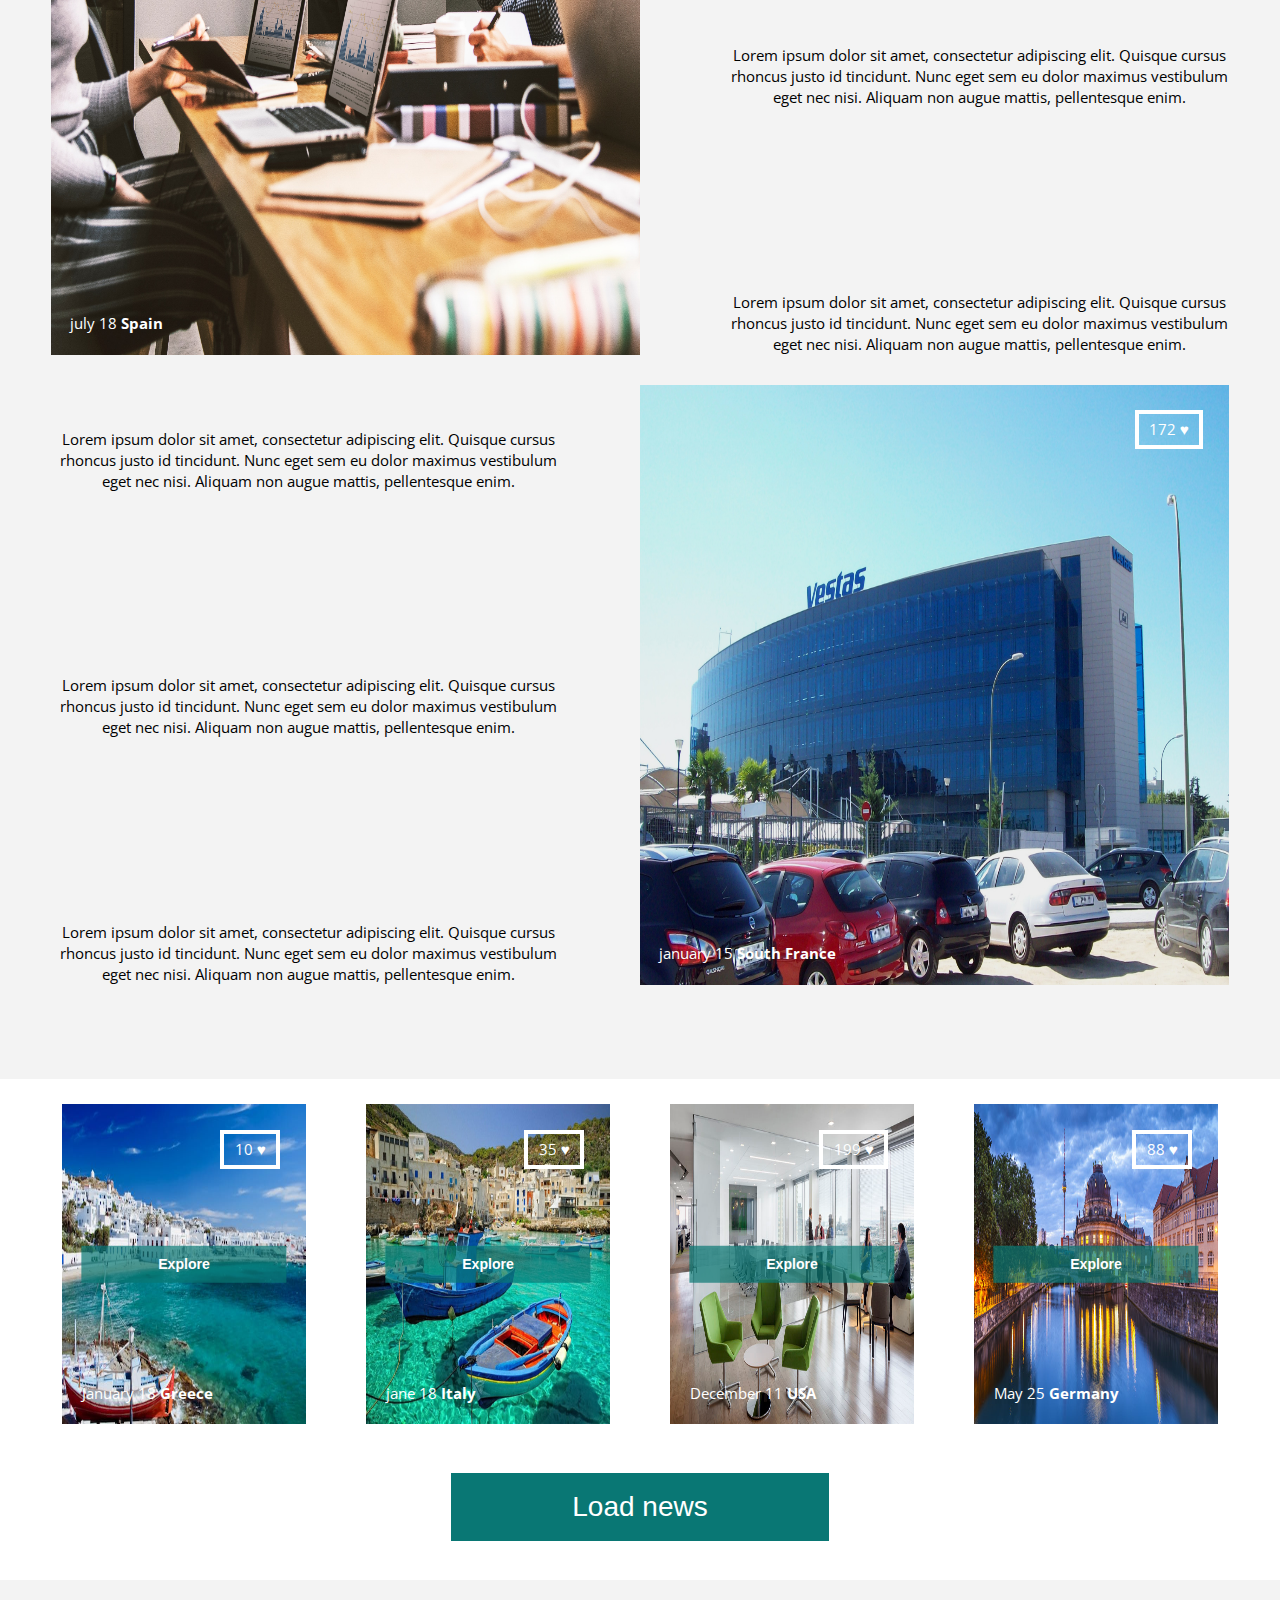
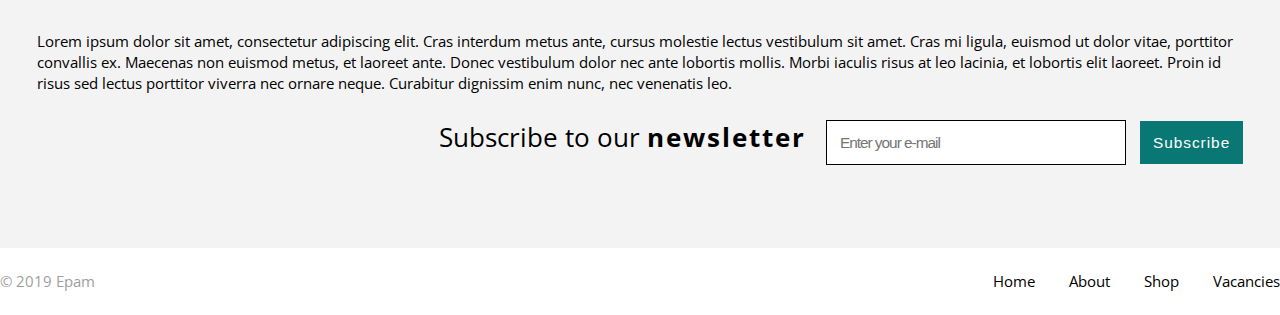
<file: FL11_HW4/homework/index.html>
<!DOCTYPE html>
<html lang="zxx">
<head>
	<meta charset="UTF-8" />
	<meta name="viewport" content="width=device-width, initial-scale=1.0" />
	<link
		href="https://fonts.googleapis.com/css?family=Open+Sans&#38;display=swap"
		rel="stylesheet"
	/>
	<link rel="stylesheet" type="text/css" href="css/style.css" />
	<title>lorem &#38; ipsum</title>
</head>
<body>
	<div id="wrapper">
		<header id="header">
			<div class="container">
				<div class="header-top">
					<div class="logo">
						<a href="#" class="header-logo">lorem &#38; ipsum</a>
					</div>
					<ul class="second-nav">
						<li><a href="#">Login</a></li>
						<li><a href="#">Signup</a></li>
					</ul>
				</div>
				<section class="header-heading clearfix">
					<div class="heading">
						<h1>lorem <span>&#38;</span> ipsum</h1>
						<p>An Original Brand Since 1965</p>
					</div>
					<nav class="menu">
						<ul class="first-nav">
							<li><a href="#">Careers</a></li>
							<li><a href="#">About</a></li>
							<li><a href="#">Show More</a></li>
						</ul>
					</nav>
				</section>
			</div>
		</header>
		<div class="text-header">
			<p class="bottom">
				Lorem ipsum dolor, consectetur adipiscing.<br>Aenean <b>commodo ligula </b>
				eget doloe
			</p>
			<p class="top">
				Lorem ipsum dolor sit amet, consectetur adipiscing elit. In venenatis
				tellus massa, molestie lacinia sapien gravida porttitor. Nulla tempus,
				ligula id varius accumsan, neque lacus auctor eros, eget lacinia nisl
				ex id sem. Phasellus mollis felis arcu, sed pretium lorem viverra.
			</p>
		</div>
		<main id="main">
			<article class="info-block">
				<h3>Read some of our <b>featured articles</b></h3>
				<div class="features">
					<div class="features-item">
						<div class="photo-block">
							<img src="./img/sample-1.jpg" alt="image description">
							<div class="likes">
								<span>154 &#9829;</span>
							</div>
							<div class="data">
								<span>july 18 </span><span class="geolocation">Spain</span>
							</div>
						</div>
						<div class="text-info">
							<p>
								Lorem ipsum dolor sit amet, consectetur adipiscing elit.
								Quisque cursus rhoncus justo id tincidunt. Nunc eget sem eu
								dolor maximus vestibulum eget nec nisi. Aliquam non augue
								mattis, pellentesque enim.
							</p>
							<p>
								Lorem ipsum dolor sit amet, consectetur adipiscing elit.
								Quisque cursus rhoncus justo id tincidunt. Nunc eget sem eu
								dolor maximus vestibulum eget nec nisi. Aliquam non augue
								mattis, pellentesque enim.
							</p>
							<p>
								Lorem ipsum dolor sit amet, consectetur adipiscing elit.
								Quisque cursus rhoncus justo id tincidunt. Nunc eget sem eu
								dolor maximus vestibulum eget nec nisi. Aliquam non augue
								mattis, pellentesque enim.
							</p>
						</div>
					</div>
					<div class="features-item">
						<div class="text-info">
							<p>
								Lorem ipsum dolor sit amet, consectetur adipiscing elit.
								Quisque cursus rhoncus justo id tincidunt. Nunc eget sem eu
								dolor maximus vestibulum eget nec nisi. Aliquam non augue
								mattis, pellentesque enim.
							</p>
							<p>
								Lorem ipsum dolor sit amet, consectetur adipiscing elit.
								Quisque cursus rhoncus justo id tincidunt. Nunc eget sem eu
								dolor maximus vestibulum eget nec nisi. Aliquam non augue
								mattis, pellentesque enim.
							</p>
							<p>
								Lorem ipsum dolor sit amet, consectetur adipiscing elit.
								Quisque cursus rhoncus justo id tincidunt. Nunc eget sem eu
								dolor maximus vestibulum eget nec nisi. Aliquam non augue
								mattis, pellentesque enim.
							</p>
						</div>
						<div class="photo-block">
							<img src="./img/sample-2.jpg" alt="image description">
							<div class="likes">
								<span>172 &#9829;</span>
							</div>
							<div class="data">
								<span>january 15 </span>
								<span class="geolocation">South France</span>
							</div>
						</div>
					</div>
				</div>
			</article>
			<div class="news-block">
				<div class="news-items">
					<div class="news-item">
						<img src="./img/news-list-1.jpg" alt="image description">
						<div class="likes">
							<span>10 &#9829;</span>
						</div>
						<div class="data">
							<span>January 18 </span>
							<span class="geolocation">Greece</span>
						</div>
						<button class="btn">Explore</button>
					</div>
					<div class="news-item">
						<img src="./img/news-list-2.jpg" alt="image description">
						<div class="likes">
							<span>35 &#9829;</span>
						</div>
						<div class="data">
							<span>jane 18 </span>
							<span class="geolocation">Italy</span>
						</div>
						<button class="btn">Explore</button>
					</div>
					<div class="news-item">
						<img src="./img/news-list-3.jpg" alt="image description">
						<div class="likes">
							<span>199 &#9829;</span>
						</div>
						<div class="data">
							<span>December 11 </span>
							<span class="geolocation">USA</span>
						</div>
						<button class="btn">Explore</button>
					</div>
					<div class="news-item">
						<img src="./img/news-list-4.jpg" alt="image description">
						<div class="likes">
							<span>88 &#9829;</span>
						</div>
						<div class="data">
							<span>May 25 </span>
							<span class="geolocation">Germany</span>
						</div>
						<button class="btn">Explore</button>
					</div>
				</div>
				<div class="btn-load">
					<button class="btn">Load news</button>
				</div>
			</div>
			<div class="subscribe-block">
				<p>
					Lorem ipsum dolor sit amet, consectetur adipiscing elit. Cras
					interdum metus ante, cursus molestie lectus vestibulum sit amet.
					Cras mi ligula, euismod ut dolor vitae, porttitor convallis ex.
					Maecenas non euismod metus, et laoreet ante. Donec vestibulum dolor
					nec ante lobortis mollis. Morbi iaculis risus at leo lacinia, et
					lobortis elit laoreet. Proin id risus sed lectus porttitor viverra
					nec ornare neque. Curabitur dignissim enim nunc, nec venenatis leo.
				</p>
				<div class="main-form">
					<h3>Subscribe to our <b>newsletter</b></h3>
					<form action="#" class="form-email">
						<input
						type="email"
						id="mail"
						placeholder="Enter your e-mail"
						required
						/>
						<button class="btn">Subscribe</button>
					</form>
				</div>
			</div>
		</main>
		<footer id="footer">
			<div class="copyright">
				<span>&#169; 2019 Epam</span>
			</div>
			<nav class="footer-nav">
				<ul>
					<li><a href="#">Home</a></li>
					<li><a href="#">About</a></li>
					<li><a href="#">Shop</a></li>
					<li><a href="#">Vacancies</a></li>
				</ul>
			</nav>
		</footer>
	</div>
</body>
</html>
</file>
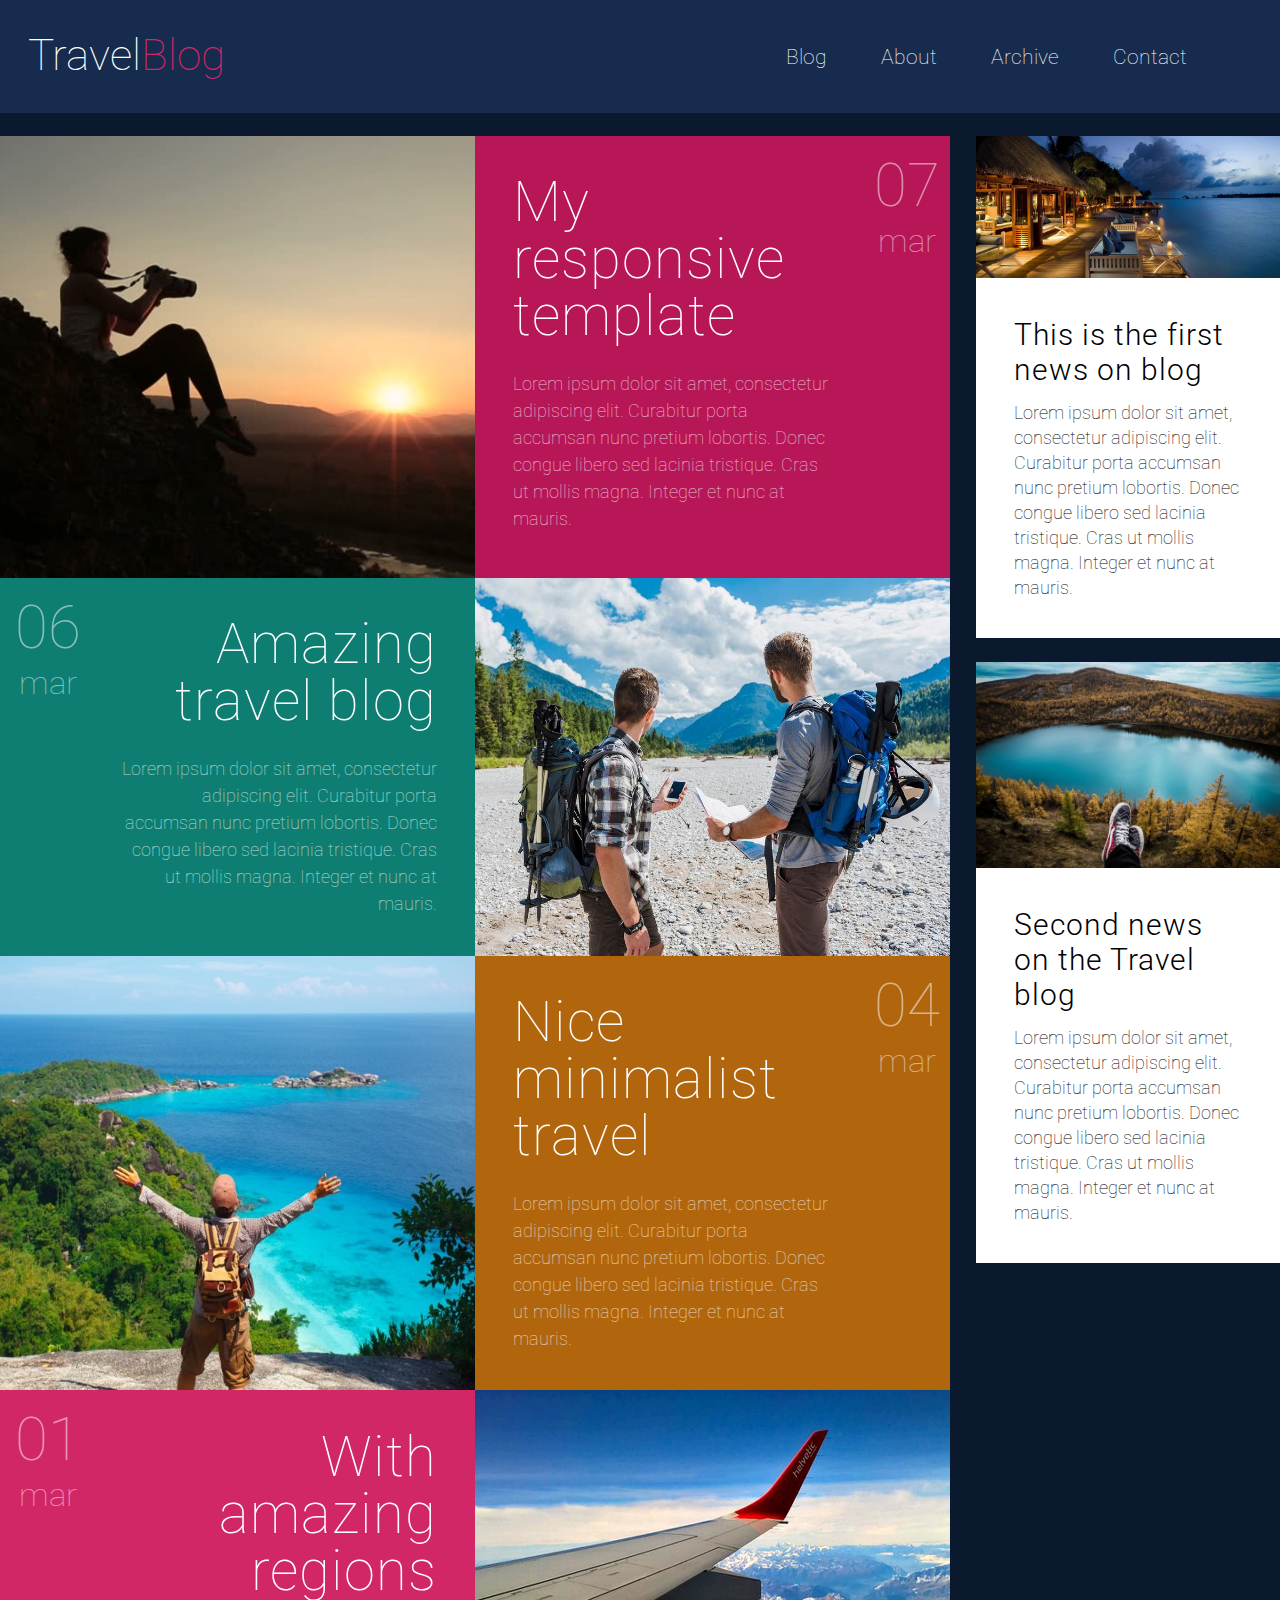
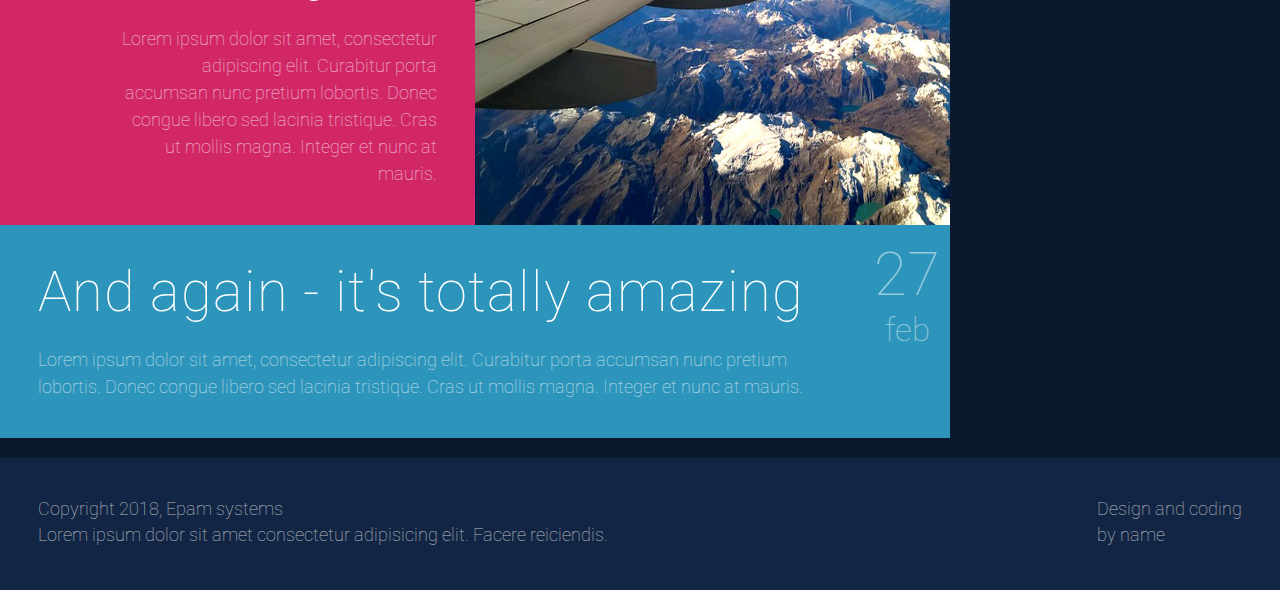
<file: FL11_HW5/homework/index.html>
<!DOCTYPE html>
<html lang="zxx">
<head>
	<meta charset="UTF-8">
	<meta name="viewport" content="width=device-width, initial-scale=1.0">
	<meta http-equiv="X-UA-Compatible" content="ie=edge">
	<link rel="stylesheet" href="css/styles.css">
	<link
		href='https://fonts.googleapis.com/css?family=Roboto:400,100,300,700&#38;subset=latin,latin-ext' rel='stylesheet' type='text/css'>
	<title>Responsive</title>
</head>
<body>
	<div id="wrapper">
		<div id="header">
			<div class="logo">
				<a href="#" class="header-logo">Travel<span>Blog</span></a>
			</div>
			<nav class="nav">
				<a href="#" class="nav-opener"><span></span></a>
				<ul class="main-menu">
					<li><a href="#">Blog</a></li>
					<li><a href="#">About</a></li>
					<li><a href="#">Archive</a></li>
					<li><a href="#">Contact</a></li>
				</ul>
			</nav>
		</div>
		<main id="main">
			<div class="posts">
				<section class="visual-block post-1">
					<div class="photo-block">
						<img src="./img/post1.jpg" alt="image description">
					</div>
					<div class="text-block">
						<h2><a href="#">My responsive template</a></h2>
						<p>Lorem ipsum dolor sit amet, consectetur adipiscing elit. Curabitur porta accumsan nunc pretium lobortis. Donec congue libero sed lacinia tristique. Cras ut mollis magna. Integer et nunc at mauris.</p>
						<div class="data">
							<span class="number">07</span><br>
							<span class="month">mar</span>
						</div>
					</div>
				</section>
				<section class="visual-block post-2">
					<div class="photo-block">
						<img src="./img/post2.jpg" alt="image description">
					</div>
					<div class="text-block">
						<h2><a href="#">Amazing travel blog</a></h2>
						<p>Lorem ipsum dolor sit amet, consectetur adipiscing elit. Curabitur porta accumsan nunc pretium lobortis. Donec congue libero sed lacinia tristique. Cras ut mollis magna. Integer et nunc at mauris.</p>
						<div class="data">
							<span class="number">06</span><br>
							<span class="month">mar</span>
						</div>
					</div>
				</section>
				<section class="visual-block post-3">
					<div class="photo-block">
						<img src="./img/post3.jpg" alt="image description">
					</div>
					<div class="text-block">
						<h2><a href="#">Nice minimalist travel</a></h2>
						<p>Lorem ipsum dolor sit amet, consectetur adipiscing elit. Curabitur porta accumsan nunc pretium lobortis. Donec congue libero sed lacinia tristique. Cras ut mollis magna. Integer et nunc at mauris.</p>
						<div class="data">
							<span class="number">04</span><br>
							<span class="month">mar</span>
						</div>
					</div>
				</section>
				<section class="visual-block post-4">
					<div class="photo-block">
						<img src="./img/post4.jpg" alt="image description">
					</div>
					<div class="text-block">
						<h2><a href="#">With amazing regions</a></h2>
						<p>Lorem ipsum dolor sit amet, consectetur adipiscing elit. Curabitur porta accumsan nunc pretium lobortis. Donec congue libero sed lacinia tristique. Cras ut mollis magna. Integer et nunc at mauris.</p>
						<div class="data">
							<span class="number">01</span><br>
							<span class="month">mar</span>
						</div>
					</div>
				</section>
				<section class="visual-block post-5">
					<div class="text-block text-info">
						<h2><a href="#">And again - it&apos;s totally amazing</a></h2>
						<p>Lorem ipsum dolor sit amet, consectetur adipiscing elit. Curabitur porta accumsan nunc pretium lobortis. Donec congue libero sed lacinia tristique. Cras ut mollis magna. Integer et nunc at mauris.</p>
						<div class="data">
							<span class="number">27</span><br>
							<span class="month">feb</span>
						</div>
					</div>
				</section>
			</div>
			<aside class="news-block">
				<section class="news-item">
					<div class="photo-block">
						<img src="./img/news1.jpg" alt="image description">
					</div>
					<div class="text-block">
						<h3>This is the first news on blog</h3>
						<p>Lorem ipsum dolor sit amet, consectetur adipiscing elit. Curabitur porta accumsan nunc pretium lobortis. Donec congue libero sed lacinia tristique. Cras ut mollis magna. Integer et nunc at mauris.</p>
					</div>
				</section>
				<section class="news-item">
					<div class="photo-block">
						<img src="./img/news2.jpg" alt="image description">
					</div>
					<div class="text-block">
						<h3>Second news on the Travel blog</h3>
						<p>Lorem ipsum dolor sit amet, consectetur adipiscing elit. Curabitur porta accumsan nunc pretium lobortis. Donec congue libero sed lacinia tristique. Cras ut mollis magna. Integer et nunc at mauris.</p>
					</div>
				</section>
			</aside>
		</main>
		<footer id="footer">
			<div class="copyright">
				<span>Copyright 2018, Epam systems</span>
				<p>Lorem ipsum dolor sit amet consectetur adipisicing elit. Facere reiciendis.</p>
			</div>
			<div class="second-menu">
				<p>Design and coding </p>
				<p>by name</p>
			</div>
		</footer>
	</div>
</body>
</html>
</file>
<file: FL11_HW1/homework/style.css>
html,body,div,span,applet,object,iframe,h1,h2,h3,h4,h5,h6,p,blockquote,pre,a,abbr,acronym,address,big,cite,code,del,dfn,em,font,img,ins,kbd,q,s,samp,small,strike,strong,sub,sup,tt,var,b,u,i,center,dl,dt,dd,ol,ul,li,fieldset,form,label,legend,table,caption,tbody,tfoot,thead,tr,th,td{background:transparent;border:0;margin:0;padding:0;vertical-align:baseline}body{line-height:1}h1,h2,h3,h4,h5,h6{clear:both;font-weight:normal}ol,ul{list-style:none}blockquote{quotes:none}blockquote:before,blockquote:after{content:'';content:none}del{text-decoration:line-through}table{border-collapse:collapse;border-spacing:0}a img{border:0}#container{float:left;margin:0 -240px 0 0;width:100%}#primary,#secondary{float:right;overflow:hidden;width:220px}#secondary{clear:right}#footer{clear:both;width:100%}.one-column #content{margin:0 auto;width:640px}.single-attachment #content{margin:0 auto;width:900px}body,input,textarea,.page-title span,.pingback a.url{font-family:Georgia,"Bitstream Charter",serif}h3#comments-title,h3#reply-title,#access .menu,#access div.menu ul,#cancel-comment-reply-link,.form-allowed-tags,#site-info,#site-title,#wp-calendar,.comment-meta,.comment-body tr th,.comment-body thead th,.entry-content label,.entry-content tr th,.entry-content thead th,.entry-meta,.entry-title,.entry-utility,#respond label,.navigation,.page-title,.pingback p,.reply,.widget-title,.wp-caption-text{font-family:"Helvetica Neue",Arial,Helvetica,"Nimbus Sans L",sans-serif}input[type="submit"]{font-family:"Helvetica Neue",Arial,Helvetica,"Nimbus Sans L",sans-serif}pre{font-family:"Courier 10 Pitch",Courier,monospace}code{font-family:Monaco,Consolas,"Andale Mono","DejaVu Sans Mono",monospace}#access .menu-header,div.menu,#colophon,#branding,#main,#wrapper{margin:0 auto;width:940px}#wrapper{background:#fff;margin-top:20px;padding:0 20px}#footer-widget-area{overflow:hidden}#footer-widget-area .widget-area{float:left;margin-right:20px;width:220px}#footer-widget-area #fourth{margin-right:0}#site-info{float:left;font-size:14px;font-weight:bold;width:700px}#site-generator{float:right;width:220px}body{background:#f1f1f1}body,input,textarea{color:#666;font-size:12px;line-height:18px}hr{background-color:#e7e7e7;border:0;clear:both;height:1px;margin-bottom:18px}p{margin-bottom:18px}ul{list-style:square;margin:0 0 18px 1.5em}ol{list-style:decimal;margin:0 0 18px 1.5em}ol ol{list-style:upper-alpha}ol ol ol{list-style:lower-roman}ol ol ol ol{list-style:lower-alpha}ul ul,ol ol,ul ol,ol ul{margin-bottom:0}dl{margin:0 0 24px 0}dt{font-weight:bold}dd{margin-bottom:18px}strong{font-weight:bold}cite,em,i{font-style:italic}big{font-size:131.25%}ins{background:#ffc;text-decoration:none}blockquote{font-style:italic;padding:0 3em}blockquote cite,blockquote em,blockquote i{font-style:normal}pre{background:#f7f7f7;color:#222;line-height:18px;margin-bottom:18px;overflow:auto;padding:1.5em}abbr,acronym{cursor:help}sup,sub{height:0;line-height:1;position:relative;vertical-align:baseline}sup{bottom:1ex}sub{top:.5ex}small{font-size:smaller}input{margin-bottom:10px}input[type="text"],input[type="password"],input[type="email"],input[type="url"],input[type="number"],textarea{background:#f9f9f9;border:1px solid #ccc;box-shadow:inset 1px 1px 1px rgba(0,0,0,0.1);-moz-box-shadow:inset 1px 1px 1px rgba(0,0,0,0.1);-webkit-box-shadow:inset 1px 1px 1px rgba(0,0,0,0.1);padding:2px}a:link{color:#06c}a:visited{color:#743399}a:active,a:hover{color:#ff4b33}.screen-reader-text{clip:rect(1px,1px,1px,1px);overflow:hidden;position:absolute !important;height:1px;width:1px}#header{padding:30px 0 0 0}#site-title{float:left;font-size:30px;line-height:36px;margin:0 0 18px 0;width:700px}#site-title a{color:#000;font-weight:bold;text-decoration:none}#site-description{color:#000;clear:right;float:right;font-style:italic;margin:15px 0 18px 0;opacity:.65;width:220px}#branding img{border-top:4px solid #000;border-bottom:1px solid #000;display:block;float:left}#access{background:#000;display:block;float:left;margin:0 auto;width:940px}#access .menu-header,div.menu{font-size:13px;margin-left:12px;width:928px}#access .menu-header ul,div.menu ul{list-style:none;margin:0}#access .menu-header li,div.menu li{float:left;position:relative}#access a{color:#aaa;display:block;line-height:38px;padding:0 10px;text-decoration:none}#access ul ul{box-shadow:0 3px 3px rgba(0,0,0,0.2);-moz-box-shadow:0 3px 3px rgba(0,0,0,0.2);-webkit-box-shadow:0 3px 3px rgba(0,0,0,0.2);display:none;position:absolute;top:38px;left:0;float:left;width:180px;z-index:99999}#access ul ul li{min-width:180px}#access ul ul ul{left:100%;top:0}#access ul ul a{background:#333;line-height:1em;padding:10px;width:160px;height:auto}#access li:hover>a,#access ul ul:hover>a{background:#333;color:#fff}#access ul li:hover>ul{display:block}#access ul li.current_page_item>a,#access ul li.current_page_ancestor>a,#access ul li.current-menu-ancestor>a,#access ul li.current-menu-item>a,#access ul li.current-menu-parent>a{color:#fff}* html #access ul li.current_page_item a,* html #access ul li.current_page_ancestor a,* html #access ul li.current-menu-ancestor a,* html #access ul li.current-menu-item a,* html #access ul li.current-menu-parent a,* html #access ul li a:hover{color:#fff}#main{clear:both;overflow:hidden;padding:40px 0 0 0}#content{margin-bottom:36px}#content,#content input,#content textarea{color:#333;font-size:16px;line-height:24px}#content p,#content ul,#content ol,#content dd,#content pre,#content hr{margin-bottom:24px}#content ul ul,#content ol ol,#content ul ol,#content ol ul{margin-bottom:0}#content pre,#content kbd,#content tt,#content var{font-size:15px;line-height:21px}#content code{font-size:13px}#content dt,#content th{color:#000}#content h1,#content h2,#content h3,#content h4,#content h5,#content h6{color:#000;line-height:1.5em;margin:0 0 20px 0}#content table{border:1px solid #e7e7e7;margin:0 -1px 24px 0;text-align:left;width:100%}#content tr th,#content thead th{color:#777;font-size:12px;font-weight:bold;line-height:18px;padding:9px 24px;border-right:1px solid #e7e7e7}#content tr td{border-top:1px solid #e7e7e7;padding:6px 24px;border-right:1px solid #e7e7e7}#content tr.odd td{background:#f2f7fc}.hentry{margin:0 0 48px 0}.home .sticky{background:#f2f7fc;border-top:4px solid #000;margin-left:-20px;margin-right:-20px;padding:18px 20px}.single .hentry{margin:0 0 36px 0}.page-title{color:#000;font-size:14px;font-weight:bold;margin:0 0 36px 0}.page-title span{color:#333;font-size:16px;font-style:italic;font-weight:normal}.page-title a:link,.page-title a:visited{color:#777;text-decoration:none}.page-title a:active,.page-title a:hover{color:#ff4b33}#content .entry-title{color:#000;font-size:21px;font-weight:bold;line-height:1.3em;margin-bottom:0}.entry-title a:link,.entry-title a:visited{color:#000;text-decoration:none}.entry-title a:active,.entry-title a:hover{color:#ff4b33}.entry-meta{color:#777;font-size:12px}.entry-meta abbr,.entry-utility abbr{border:0}.entry-meta abbr:hover,.entry-utility abbr:hover{border-bottom:1px dotted #666}.single-author .by-author{position:absolute !important;clip:rect(1px 1px 1px 1px);clip:rect(1px,1px,1px,1px)}.entry-content,.entry-summary{clear:both;padding:12px 0 0 0}.entry-content .more-link{white-space:nowrap}#content .entry-summary p:last-child{margin-bottom:12px}.entry-content fieldset{border:1px solid #e7e7e7;margin:0 0 24px 0;padding:24px}.entry-content fieldset legend{background:#fff;color:#000;font-weight:bold;padding:0 24px}.entry-content input{margin:0 0 24px 0}.entry-content input.file,.entry-content input.button{margin-right:24px}.entry-content label{color:#777;font-size:12px}.entry-content select{margin:0 0 24px 0}.entry-content sup,.entry-content sub{font-size:10px}.entry-content blockquote.left{float:left;margin-left:0;margin-right:24px;text-align:right;width:33%}.entry-content blockquote.right{float:right;margin-left:24px;margin-right:0;text-align:left;width:33%}.page-link{clear:both;color:#000;font-weight:bold;line-height:48px;word-spacing:.5em}.page-link a:link,.page-link a:visited{background:#f1f1f1;color:#333;font-weight:normal;padding:.5em .75em;text-decoration:none}.home .sticky .page-link a{background:#d9e8f7}.page-link a:active,.page-link a:hover{color:#ff4b33}body.page .edit-link{clear:both;display:block}#entry-author-info{background:#f2f7fc;border-top:4px solid #000;clear:both;font-size:14px;line-height:20px;margin:24px 0;overflow:hidden;padding:18px 20px}#entry-author-info #author-avatar{background:#fff;border:1px solid #e7e7e7;float:left;height:60px;margin:0 -104px 0 0;padding:11px}#entry-author-info #author-description{float:left;margin:0 0 0 104px}#entry-author-info h2{color:#000;font-size:100%;font-weight:bold;margin-bottom:0}.entry-utility{clear:both;color:#777;font-size:12px;line-height:18px}.entry-meta a,.entry-utility a{color:#777}.entry-meta a:hover,.entry-utility a:hover{color:#ff4b33}#content .video-player{padding:0}.format-standard .wp-video,.format-standard .wp-audio-shortcode,.format-audio .wp-audio-shortcode,.format-standard .video-player{margin-bottom:24px}.home #content .format-aside p,.home #content .category-asides p{font-size:14px;line-height:20px;margin-bottom:10px;margin-top:0}.format-gallery .size-thumbnail img,.category-gallery .size-thumbnail img{border:10px solid #f1f1f1;margin-bottom:0}.format-gallery .gallery-thumb,.category-gallery .gallery-thumb{float:left;margin-right:20px;margin-top:-4px}.home #content .format-gallery .entry-utility,.home #content .category-gallery .entry-utility{padding-top:4px}.attachment .entry-content .entry-caption{font-size:140%;margin-top:24px}.attachment .entry-content .nav-previous a:before{content:'\2190\00a0'}.attachment .entry-content .nav-next a:after{content:'\00a0\2192'}#content img.size-auto,#content img.size-full,#content img.size-large,#content img.size-medium,#content .entry-attachment img,#content .widget-container img{max-width:100%;height:auto}#ie8 #content img.size-auto,#ie8 #content img.size-full,#ie8 #content img.size-large,#ie8 #content img.size-medium,#ie8 #content .entry-attachment img{width:auto}.alignleft,img.alignleft{display:inline;float:left;margin-right:24px;margin-top:4px}.alignright,img.alignright{display:inline;float:right;margin-left:24px;margin-top:4px}.aligncenter,img.aligncenter{clear:both;display:block;margin-left:auto;margin-right:auto}img.alignleft,img.alignright,img.aligncenter{margin-bottom:12px}.wp-caption{background:#f1f1f1;line-height:18px;margin-bottom:20px;max-width:100%;padding:4px;text-align:center}.wp-caption img{margin:5px 5px 0;max-width:622px}.wp-caption p.wp-caption-text{color:#777;font-size:12px;margin:5px}.wp-smiley{margin:0}.gallery{margin:0 auto 18px}.gallery .gallery-item{float:left;margin-top:0;text-align:center}.gallery-columns-1 .gallery-item{width:100%}.gallery-columns-2 .gallery-item{width:50%}.gallery-columns-3 .gallery-item{width:33%}.gallery-columns-4 .gallery-item{width:25%}.gallery-columns-5 .gallery-item{width:20%}.gallery-columns-6 .gallery-item{width:16%}.gallery-columns-7 .gallery-item{width:14%}.gallery-columns-8 .gallery-item{width:12%}.gallery-columns-9 .gallery-item{width:11%}.gallery-columns-1 img{max-width:620px}.gallery-columns-2 img{max-width:288px}.gallery-columns-3 img{max-width:177px}.gallery-columns-4 img{max-width:122px}.gallery-columns-5 img{max-width:88px}.gallery-columns-6 img{max-width:66px}.gallery-columns-7 img{max-width:50px}.gallery-columns-8 img{max-width:39px}.gallery-columns-9 img{max-width:29px}.gallery-item img{height:auto}.gallery-columns-2 .attachment-medium{max-width:92%;height:auto}.gallery-columns-4 .attachment-thumbnail{max-width:84%;height:auto}.gallery .gallery-caption{color:#777;font-size:12px;margin:0 0 12px}.gallery dl{margin:0}.gallery img{border:10px solid #f1f1f1}.gallery br+br{display:none}#content .entry-attachment img{display:block;margin:0 auto}.navigation{color:#777;font-size:12px;line-height:18px;overflow:hidden}.navigation a:link,.navigation a:visited{color:#777;text-decoration:none}.navigation a:active,.navigation a:hover{color:#ff4b33}.nav-previous{float:left;width:50%}.nav-next{float:right;text-align:right;width:50%}#nav-above{margin:0 0 18px 0}#nav-above{display:none}.paged #nav-above,.single #nav-above{display:block}#nav-below{margin:-18px 0 0 0}#comments{clear:both}#comments .navigation{padding:0 0 18px 0}h3#comments-title,h3#reply-title{color:#000;font-size:20px;font-weight:bold;margin-bottom:0}h3#comments-title{padding:24px 0}.commentlist{list-style:none;margin:0}.commentlist li.comment{border-bottom:1px solid #e7e7e7;line-height:24px;margin:0 0 24px 0;padding:0 0 0 56px;position:relative}.commentlist li:last-child{border-bottom:0;margin-bottom:0}#comments .comment-body ul,#comments .comment-body ol{margin-bottom:18px}#comments .comment-body p:last-child{margin-bottom:6px}#comments .comment-body blockquote p:last-child{margin-bottom:24px}.commentlist ol{list-style:decimal}.commentlist .avatar{position:absolute;top:4px;left:0}.comment-author cite{color:#000;font-style:normal;font-weight:bold}.comment-author .says{font-style:italic}.comment-meta{font-size:12px;margin:0 0 18px 0}.comment-meta a:link,.comment-meta a:visited{color:#777;text-decoration:none}.comment-meta a:active,.comment-meta a:hover{color:#ff4b33}.commentlist .bypostauthor>div{background:#f2f7fc;border-top:4px solid #000;margin-bottom:10px;padding:10px 0 0 20px}.reply{font-size:12px;padding:0 0 24px 0}.reply a,a.comment-edit-link{color:#777}.reply a:hover,a.comment-edit-link:hover{color:#ff4b33}.commentlist .children{list-style:none;margin:0}.commentlist .children li{border:0;margin:0}.nopassword,.nocomments{display:none}#comments .pingback{border-bottom:1px solid #e7e7e7;margin-bottom:18px;padding-bottom:18px}.commentlist li.comment+li.pingback{margin-top:-6px}#comments .pingback p{color:#777;display:block;font-size:12px;line-height:18px;margin:0}#comments .pingback .url{font-size:13px;font-style:italic}input[type="submit"]{color:#333}form{text-align:right}input{width:200px}#respond{border-top:1px solid #e7e7e7;margin:24px 0;overflow:hidden;position:relative}#respond p{margin:0}#respond .comment-notes{margin-bottom:1em}.form-allowed-tags{line-height:1em}.children #respond{margin:0 48px 0 0}h3#reply-title{margin:18px 0}#comments-list #respond{margin:0 0 18px 0}#comments-list ul #respond{margin:0}#cancel-comment-reply-link{font-size:12px;font-weight:normal;line-height:18px}#respond .required{color:#ff4b33;font-weight:bold}#respond label{color:#777;font-size:12px}#respond input{margin:0 0 9px;width:98%}#respond textarea{width:98%}#respond .form-allowed-tags{color:#777;font-size:12px;line-height:18px}#respond .form-allowed-tags code{font-size:11px}#respond .form-submit{margin:12px 0}#respond .form-submit input{font-size:14px;width:auto}.widget-area ul{list-style:none;margin-left:0}.widget-area ul ul{list-style:square;margin-left:1.3em}.widget-area select{max-width:100%}.widget_search #s{width:60%}.widget_search label{display:none}.widget-container{word-wrap:break-word;-webkit-hyphens:auto;-moz-hyphens:auto;hyphens:auto;margin:0 0 18px 0}.widget-container .wp-caption img{margin:auto}.widget-container.widget_image .wp-caption{width:auto}.widget-container.widget_image .wp-caption img{margin-left:-8px}.widget-title{color:#222;font-size:14px;font-weight:bold}.widget-area a:link,.widget-area a:visited{text-decoration:none}.widget-area a:active,.widget-area a:hover{text-decoration:underline}.widget-area .entry-meta{font-size:11px}#wp_tag_cloud div{line-height:1.6em}#wp-calendar{width:100%}#wp-calendar caption{color:#222;font-size:14px;font-weight:bold;padding-bottom:4px;text-align:left}#wp-calendar thead{font-size:11px}#wp-calendar tbody{color:#aaa}#wp-calendar tbody td{background:#f5f5f5;border:1px solid #fff;padding:3px 0 2px;text-align:center}#wp-calendar tbody .pad{background:0}#wp-calendar tfoot #next{text-align:right}.widget_rss a.rsswidget{color:#000}.widget_rss a.rsswidget:hover{color:#ff4b33}.widget_rss .widget-title img{width:11px;height:11px}#main .widget-area ul{margin-left:0;padding:0 20px 0 0}#main .widget-area ul ul{border:0;margin-left:1.3em;padding:0}#main .widget-container.music-player ul{margin:0}#footer{margin-bottom:20px}#colophon{border-top:4px solid #000;margin-top:-4px;overflow:hidden;padding:18px 0}#site-info{font-weight:bold}#site-info a{color:#000;text-decoration:none}#site-generator{font-style:italic;position:relative}#site-generator a{background:url(images/wordpress.png) center left no-repeat;color:#666;display:inline-block;line-height:16px;padding-left:20px;text-decoration:none}#site-generator a:hover{text-decoration:underline}img#wpstats{display:block;margin:0 auto 10px}pre{-webkit-text-size-adjust:140%}code{-webkit-text-size-adjust:160%}#access,.entry-meta,.entry-utility,.navigation,.widget-area{-webkit-text-size-adjust:120%}#site-description{-webkit-text-size-adjust:none}@media print{body{background:none !important}#wrapper{clear:both !important;display:block !important;float:none !important;position:relative !important}#header{border-bottom:2pt solid #000;padding-bottom:18pt}#colophon{border-top:2pt solid #000}#site-title,#site-description{float:none;line-height:1.4em;margin:0;padding:0}#site-title{font-size:13pt}.entry-content{font-size:14pt;line-height:1.6em}.entry-title{font-size:21pt}#access,#branding img,#respond,.comment-edit-link,.edit-link,.navigation,.page-link,.widget-area{display:none !important}#container,#header,#footer{margin:0;width:100%}#content,.one-column #content{margin:24pt 0 0;width:100%}.wp-caption p{font-size:11pt}#site-info,#site-generator{float:none;width:auto}#colophon{width:auto}img#wpstats{display:none}#site-generator a{margin:0;padding:0}#entry-author-info{border:1px solid #e7e7e7}#main{display:inline}.home .sticky{border:0}}img{width:140px;vertical-align:middle;display:block;margin:0 auto;margin-left:calc(50% - 50px);margin-bottom:20px}nav>a{padding:10px;color:#0279c1}nav>a b:hover{color:#00527a}nav>a:visited{color:#0279c1}article{padding-left:10px}footer{margin-top:20px;padding:40px 20px;text-align:center;background:#3333}
</file>
<file: FL11_HW11/homework/assets/material-icons/material-icons.css>
@font-face {
  font-family: 'Material Icons';
  font-style: normal;
  font-weight: 400;
  src: url(MaterialIcons-Regular.eot); /* For IE6-8 */
  src: local('Material Icons'),
       local('MaterialIcons-Regular'),
       url(MaterialIcons-Regular.woff2) format('woff2'),
       url(MaterialIcons-Regular.woff) format('woff'),
       url(MaterialIcons-Regular.ttf) format('truetype');
}

.material-icons {
  font-family: 'Material Icons';
  font-weight: normal;
  font-style: normal;
  font-size: 24px;  /* Preferred icon size */
  display: inline-block;
  line-height: 1;
  text-transform: none;
  letter-spacing: normal;
  word-wrap: normal;
  white-space: nowrap;
  direction: ltr;

  /* Support for all WebKit browsers. */
  -webkit-font-smoothing: antialiased;
  /* Support for Safari and Chrome. */
  text-rendering: optimizeLegibility;

  /* Support for Firefox. */
  -moz-osx-font-smoothing: grayscale;

  /* Support for IE. */
  font-feature-settings: 'liga';
}
</file>
<file: FL11_HW11/homework/assets/styles.css>
#root {
  width: 900px;
  margin: 0 auto;
}

.warning-message {
  text-align: center;
  color: red;
}

.hidden {
  display: none;
}

h1 {
  text-align: center;
}

.adding-wrapper {
  display: flex;
}

.add-action i {
  font-size: 40px;
}

#add-new {
  width: 100%;
  padding: 10px;
}

button {
  border: none;
  outline: none;
}

.todo-list {
  list-style: none;
}

.todo-item {
  cursor: move;
  display: flex;
}

.todo-item .todo-item-text {
    cursor: move;
}

.todo-item label {
  display: flex;
  align-items: center;
}

span.checked {
  display: none;
}

.checkbox-item {
  display: none;
}

.checkbox-item:checked ~ .checked {
  display: inline;
}

.checkbox-item:checked ~ .unchecked {
  display: none;
}

.todo-item.editing label,
.todo-item.editing .edit-btn,
.todo-item.editing .remove-btn {
  display: none;
}

.remove-btn {
  margin-left: auto;
}
</file>
<file: FL11_HW12/homework/assets/material-icons/material-icons.css>
@font-face {
  font-family: 'Material Icons';
  font-style: normal;
  font-weight: 400;
  src: url(MaterialIcons-Regular.eot); /* For IE6-8 */
  src: local('Material Icons'),
       local('MaterialIcons-Regular'),
       url(MaterialIcons-Regular.woff2) format('woff2'),
       url(MaterialIcons-Regular.woff) format('woff'),
       url(MaterialIcons-Regular.ttf) format('truetype');
}

.material-icons {
  font-family: 'Material Icons';
  font-weight: normal;
  font-style: normal;
  font-size: 24px;  /* Preferred icon size */
  display: inline-block;
  line-height: 1;
  text-transform: none;
  letter-spacing: normal;
  word-wrap: normal;
  white-space: nowrap;
  direction: ltr;

  /* Support for all WebKit browsers. */
  -webkit-font-smoothing: antialiased;
  /* Support for Safari and Chrome. */
  text-rendering: optimizeLegibility;

  /* Support for Firefox. */
  -moz-osx-font-smoothing: grayscale;

  /* Support for IE. */
  font-feature-settings: 'liga';
}
</file>
<file: FL11_HW12/homework/assets/styles.css>
#root {
  width: 900px;
  margin: 0 auto;
}

.warning-message {
  text-align: center;
  color: red;
}

.hidden {
  display: none;
}

h1 {
  text-align: center;
}

.adding-wrapper {
  display: flex;
}

.add-action i {
  font-size: 40px;
}

#add-new {
  width: 100%;
  padding: 10px;
}

button {
  border: none;
  outline: none;
}

.todo-list {
  list-style: none;
}

.todo-item {
  cursor: move;
  display: flex;
}

.todo-item .todo-item-text {
    cursor: move;
}

.todo-item label {
  display: flex;
  align-items: center;
}

span.checked {
  display: none;
}

.checkbox-item {
  display: none;
}

.checkbox-item:checked ~ .checked {
  display: inline;
}

.checkbox-item:checked ~ .unchecked {
  display: none;
}

.todo-item.editing label,
.todo-item.editing .edit-btn,
.todo-item.editing .remove-btn {
  display: none;
}

.remove-btn {
  margin-left: auto;
}
</file>
<file: FL11_HW2/homework/css/general.css>
/* 

please don't edit this styles

*/

h2.tm-section-title {
    color: lightskyblue;
}

a:focus {
    color: #666;
    outline: 0
}

ul {
    padding: 0;
    margin: 0
}

body {
    background-color: #f5f5f5;
    color: #000;
    font-family: 'Open Sans', Helvetica, Arial, sans-serif;
    font-size: 16px;
    font-weight: 300;
    padding-top: 30px;
    overflow-x: hidden
}

section:before {
    position: absolute;
    z-index: 1
}

.box,
.tm-content-box,
.tm-main-nav {
    background-color: #fff
}

.tm-sidebar {
    z-index: 10;
    position: fixed;
    left: 0;
    right: 0;
    top: 0;
    width: 100%;
}

.tm-sidebar ul{
    margin: 0px;
    display: flex;
}

.tm-main-nav {
    font-size: 1.5em;
    text-align: center
}

.tm-nav-item {
    list-style: none;
    width: 100%;
}

.tm-nav-item-link {
    border: 1px solid transparent;
    color: #666;
    display: block;
    padding: 10px;
    width: 100%;
    -webkit-transition: all .3s ease;
    transition: all .3s ease
}

.carousel-indicators li,
.tm-banner-inner {
    border: 1px solid lightgrey
}


.tm-nav-item-link.active,
.tm-nav-item-link:hover {
    color: #666;
    text-decoration: none;
}

.tm-nav-item-link:focus {
    text-decoration: none
}

.tm-banner-text,
.tm-banner-title,
.tm-section-title {
    color: #666;
    font-weight: 300;
    margin: 0
}

.tm-section-title {
    margin-bottom: 20px
}

.tm-section-title-box {
    margin-bottom: 0
}

.tm-banner-title {
    font-size: 3.3em;
    letter-spacing: 2px;
    text-transform: uppercase
}

.tm-main-content {
    padding-top: 70px;
}

.tm-content-box {
    overflow: hidden;
    margin-bottom: 30px
}

.padding-medium {
    padding: 40px
}

.tm-banner {
    padding: 30px
}

.tm-banner-inner {
    padding: 30px 0;
    height: 100%;
    text-align: center;
    display: flex;
    -webkit-box-orient: vertical;
    -webkit-box-direction: normal;
    -webkit-flex-direction: column;
    -ms-flex-direction: column;
    flex-direction: column;
    -webkit-box-align: center;
    -webkit-align-items: center;
    -ms-flex-align: center;
    align-items: center;
    -webkit-box-pack: center;
    -webkit-justify-content: center;
    -ms-flex-pack: center;
    justify-content: center
}

.tm-banner-inner img{
    width: 120px;
}

.tm-banner-text {
    font-size: 1.4em
}

.boxes,
.tm-box-bg-title {
    display: -webkit-box;
    display: -webkit-flex;
    display: -ms-flexbox
}

/*.flex-item {*/
    /*-webkit-box-flex: 0 1 auto;*/
    /*-webkit-flex: 0 1 auto;*/
    /*-ms-flex: 0 1 auto;*/
    /*flex: 0 1 auto*/
/*}*/

.section-description {
    line-height: 1.8;
    margin-bottom: 25px
}

.section-description:last-child {
    margin-bottom: 0
}

.tm-team-description-container {
    max-width: 500px
}

.tm-team-info {
    display: flex
}

.box {
    list-style: none;
    width: 33.3333%;
    height: auto;
}

.box-bg {
    position: relative
}

.box-img {
    width: 100%;
}

.tm-box-bg-title {
    position: absolute;
    top: 0;
    right: 0;
    bottom: 0;
    left: 0;
    display: flex;
    -webkit-box-align: center;
    -webkit-align-items: center;
    -ms-flex-align: center;
    align-items: center;
    -webkit-box-pack: center;
    -webkit-justify-content: center;
    -ms-flex-pack: center;
    justify-content: center
}

.boxes {
    display: flex;
    -webkit-flex-wrap: wrap;
    -ms-flex-wrap: wrap;
    flex-wrap: wrap
}

.gallery-container a {
    cursor: -webkit-zoom-in;
    cursor: zoom-in
}

.carousel {
    position: relative;
    height: auto;
    padding: 50px 50px 80px;
    text-align: center
}

.carousel-indicators {
    bottom: 30px
}

.carousel-content {
    color: #000;
    display: -webkit-box;
    display: -webkit-flex;
    display: -ms-flexbox;
    display: flex;
    -webkit-box-align: center;
    -webkit-align-items: center;
    -ms-flex-align: center;
    align-items: center
}

.carousel-indicators .active {
    background-color: lightgrey
}

.contact-form {
    overflow: hidden
}

.form-control {
    border-radius: 0;
    font-size: 1em
}

.form-control:focus {
    border-color: lightgrey;
    box-shadow: inset 0 1px 1px rgba(0, 0, 0, .075), 0 0 8px rgba(153, 153, 153, .45)
}

.form-group {
    margin-bottom: 20px
}

.form-group-2-col-left {
    padding-left: 0;
    padding-right: 5px
}

.form-group-2-col-right {
    padding-right: 0;
    padding-left: 5px
}

.mandatory-field:after {
    position: absolute;
    top: 0;
    right: 7px
}

.carousel-inner>.carousel-item>a>img, .carousel-inner>.carousel-item>img, .img-contact-us {
    width: 100%;
}

.tm-footer {
    color: #666;
    padding-bottom: 15px
}
</file>
<file: FL11_HW2/homework/css/style.css>
@media print{

	body{
		background-color: #fff;
		margin: 0 auto;
		background-color: #fff;
	}

	.tm-sidebar,
	.gallery-container,
	.tm-team-img,
	.img-contact-us,
	#contact {
		display: none;
	}

	.padding-medium{
		max-width: 370px;
		padding: 20px;
		margin: auto;
	}

	.tm-banner {
		padding: 30px 30px 19px;
	}

	.padding-medium ol{
		list-style: none;
		padding: 0 15px;
	}

	.padding-medium ol li:nth-child(odd) {
		text-align: left;
	}

	.padding-medium ol li:nth-child(even) {
		text-align: right;
	}

	.padding-medium ol li{
		line-height: 35px;
	}

	.padding-medium a{
		color: #000;
		text-decoration: none;
	}

	.padding-medium li:first-letter {
		color: #87cefb;
		font-size: 200%;
	}

	h2{
		color: #87cefb;
		font-weight: 300;
		text-transform: uppercase;
	}

	.tm-sidebar{
		display: none;
	}

	.tm-main-content{
		padding-top: 0px;
	}

	.container{
		max-width: 1200px;
	}

	.tm-content-box{
		text-align: center;
	}

	.specialtys{
		width: 330px;
		margin: 0 auto;
	}

	.specialtys ul li{
		text-align: left;
	}

	.specialtys li ul{
		text-align: right;
	}

	.specialtys ul{
		list-style: none;
	}

	.tm-team-description-container{
		max-width: 100%;
	}

	.blocks{
		text-align: center;
	}

	#ideas{
		padding: 20px 20px 10px;
	}

	.blocks h2{
		text-transform: uppercase;
	}

	.tm-content-box{
		padding: 0;
		margin: 0;
	}

	.carousel-indicators{
		display: none;
	}
}

@media screen {

	.tm-box-bg-title:hover {
		background-color: #87cefa;
		color: #fff;
		font-weight: 400;
	}

	#home,
	.tm-sidebar,
	section{
		box-shadow: 0px 0px 10px 2px rgba(61, 55, 61, 0.4);
	}

	section::before {
		content: "";
		width: 0;
		height: 0;
		border-style: solid;
		border-width: 35px 35px 0 0;
		border-color: #76cdd7 transparent transparent transparent;
	}

	#home {
		background-color: #76cdd7;
	}

	.flex-2-col{
		display: flex;
		align-items:center;
	}

	.tm-team-description-container {
		max-width: 500px;
		padding: 40px;
	}



	.tm-banner-inner {
		text-shadow: 0px 10px 2px #76cdd7;
		background-color: #fff;
		letter-spacing: 4px;
		word-spacing: 11px;
		border: none;
	}

	.heading h2{
		text-align: center;
		color: #7cd0d9;
	}

	.heading ol li{
		list-style: lower-roman;
		padding-left: 5px;
		position: relative;
	}

	.heading ol li a:visited {
		color: #ffb347;
	}

	.heading ol li a:hover {
		color: #ffb347;
		font-weight: 900;
		text-decoration: none;
	}

	.text::after {
		content: "New";
		font-weight: bold;
		font-size: 11px;
		width: 100%;
		color: red;
		position: absolute;
		top: 0;
	}

	.heading ol li a:hover:before {
		content: '';
		position: absolute;
		left: 0;
		top: 1px;
		width: 3px;
		height: 22px;
		background: #ffb347;
	}

	.blocks li{
		padding: 11px;
		width: 33%;
	}

	.boxes li p{
		font-style: italic;
		font-size: 16px;
	}

	.boxes li:nth-child(2n){
		background: #f2f2f2;
	}

	.box p::first-letter{
		font-size: 28px;
		font-weight: 400;
	}

	.contact-form{
		clear: both;
	}

	.contact-form input{
		border: none;
		border-bottom: 2px solid #96ceef;
		border-radius: 4px;
	}

	.contact_message{
		border-radius: 4px;
		border: 2px solid #96ceef;
	}

	.contact-form input:focus{
		background-color: #96ceef;
		color: #fff;
		border: 2px solid #96ceef;
	}

	#contact_email{
		background-image: url(../img/email-icon.png);
		background-repeat: no-repeat;
		background-position: right;
		background-size: 30px;
	}

	#contact_message {
		resize: none;
	}

	.form-group textarea{
		border-radius: 4px;
		border: 2px solid #96ceef;
	}

	input[type="email"]:focus::placeholder,
	input[type="text"]:focus::placeholder{
		color: #fff;
	}

	.form-group textarea:focus{
		border-radius: 4px;
		border: 2px solid #96ceef;
		box-shadow: none;
	}

	.submit-btn{
		float: right;
		background: transparent;
		border-radius: 0;
		border: 2px solid #96ceef;
		color: #96ceef;
		padding: 15px 50px;
	}

	.submit-btn:hover{
		background: #9fd8fb;
		border: 2px solid #9fd8fb;
		border-radius: 0;
	}

	.tm-nav-item a:hover{
		background-color: #f6f6f6;
	}

	h2 + p{
		font-style: italic;
		line-height: 30px;
		padding: 10px 0px;
		text-indent: 20px;
	}

	.tm-banner-inner p {
		transition: transform 5s;
		transform: rotateY(360deg);
	}
}
</file>
<file: FL11_HW3/homework/css/style1.css>
@media -sass-debug-info{filename{font-family:file\:\/\/D\:\/epam\%20work\/homework\/Preprocessors\/homework\/scss\/_main\.scss}line{font-family:\000032}}
* {
  padding: 0;
  margin: 0;
}

@media -sass-debug-info{filename{font-family:file\:\/\/D\:\/epam\%20work\/homework\/Preprocessors\/homework\/scss\/_main\.scss}line{font-family:\000037}}
body {
  background-color: #fff;
  font-family: "Hind", sans-serif;
}
@media -sass-debug-info{filename{font-family:file\:\/\/D\:\/epam\%20work\/homework\/Preprocessors\/homework\/scss\/_main\.scss}line{font-family:\0000311}}
body .header {
  background: url("../img/m-h-day.jpg") no-repeat center center;
  background-size: cover;
  border-bottom-right-radius: 40%;
  height: 900px;
  margin-bottom: 30px;
}
@media -sass-debug-info{filename{font-family:file\:\/\/D\:\/epam\%20work\/homework\/Preprocessors\/homework\/scss\/_main\.scss}line{font-family:\0000318}}
body .header .header-wrap {
  width: 80%;
  margin: 0 auto;
  padding: 25px 0;
}

@media -sass-debug-info{filename{font-family:file\:\/\/D\:\/epam\%20work\/homework\/Preprocessors\/homework\/scss\/_main\.scss}line{font-family:\0000339}}
.landing-logo {
  width: 160px;
  text-align: center;
  display: flex;
  justify-content: flex-start;
  margin-bottom: 88px;
}
@media -sass-debug-info{filename{font-family:file\:\/\/D\:\/epam\%20work\/homework\/Preprocessors\/homework\/scss\/_main\.scss}line{font-family:\0000346}}
.landing-logo img {
  width: 55px;
  height: 55px;
}
@media -sass-debug-info{filename{font-family:file\:\/\/D\:\/epam\%20work\/homework\/Preprocessors\/homework\/scss\/_main\.scss}line{font-family:\0000351}}
.landing-logo p {
  margin-top: 0;
  display: flex;
  flex-direction: column;
  font-size: 30px;
  font-weight: bold;
  margin: -6px 0 0 17px;
  color: #2C2F3C;
}
@media -sass-debug-info{filename{font-family:file\:\/\/D\:\/epam\%20work\/homework\/Preprocessors\/homework\/scss\/_main\.scss}line{font-family:\0000360}}
.landing-logo p span {
  font-size: 13px;
  font-weight: normal;
  line-height: 1px;
}

@media -sass-debug-info{filename{font-family:file\:\/\/D\:\/epam\%20work\/homework\/Preprocessors\/homework\/scss\/_main\.scss}line{font-family:\0000368}}
.header_heading {
  font-family: "Source Sans Pro", sans-serif;
  font-size: 93px;
  font-weight: 900;
  color: #2C2F3C;
  letter-spacing: -2px;
  margin: 38px 0;
  max-width: 600px;
  position: relative;
  z-index: 1;
  line-height: 91px;
}
@media -sass-debug-info{filename{font-family:file\:\/\/D\:\/epam\%20work\/homework\/Preprocessors\/homework\/scss\/_main\.scss}line{font-family:\0000380}}
.header_heading:after {
  content: "";
  width: 377px;
  height: 31px;
  position: absolute;
  background-color: #16A1C7;
  z-index: -1;
  bottom: 0;
}

@media -sass-debug-info{filename{font-family:file\:\/\/D\:\/epam\%20work\/homework\/Preprocessors\/homework\/scss\/_main\.scss}line{font-family:\0000391}}
.header_text {
  max-width: 810px;
  font-size: 20px;
  margin: 45px 0;
  color: #2C2F3C;
  white-space: pre-line;
  line-height: 30px;
}

@media -sass-debug-info{filename{font-family:file\:\/\/D\:\/epam\%20work\/homework\/Preprocessors\/homework\/scss\/_main\.scss}line{font-family:\00003100}}
.header_button, .section_banner_button {
  color: white;
  background-color: #699900;
  border: none;
  width: 178px;
  height: 60px;
  border-radius: 3px;
  font-family: "Source Sans Pro", sans-serif;
  font-size: 22px;
  padding: 16px 40px;
  margin-top: 30px;
}

@media -sass-debug-info{filename{font-family:file\:\/\/D\:\/epam\%20work\/homework\/Preprocessors\/homework\/scss\/_main\.scss}line{font-family:\00003104}}
.section {
  text-align: center;
  padding-bottom: 32px;
  position: relative;
}
@media -sass-debug-info{filename{font-family:file\:\/\/D\:\/epam\%20work\/homework\/Preprocessors\/homework\/scss\/_main\.scss}line{font-family:\00003109}}
.section .section_text {
  font-family: "Source Sans Pro", sans-serif;
  font-size: 52px;
  font-weight: 600;
  margin: 45px auto;
  position: relative;
  width: 522px;
  z-index: -1;
  color: #2C2F3C;
}
@media -sass-debug-info{filename{font-family:file\:\/\/D\:\/epam\%20work\/homework\/Preprocessors\/homework\/scss\/_main\.scss}line{font-family:\00003119}}
.section .section_text:after {
  content: "";
  width: 236px;
  height: 18px;
  position: absolute;
  background-color: #16A1C7;
  z-index: -1;
  bottom: 9px;
  right: 13px;
}
@media -sass-debug-info{filename{font-family:file\:\/\/D\:\/epam\%20work\/homework\/Preprocessors\/homework\/scss\/_main\.scss}line{font-family:\00003131}}
.section .section_card_wrap {
  display: flex;
  width: 80%;
  margin: 0 auto;
  margin-bottom: 65px;
  padding-bottom: 106px;
}

@media -sass-debug-info{filename{font-family:file\:\/\/D\:\/epam\%20work\/homework\/Preprocessors\/homework\/scss\/_main\.scss}line{font-family:\00003140}}
.section_card {
  background-color: #21232E;
  width: 33%;
  padding: 24px 22px;
  border-radius: 8px;
  margin-right: 26px;
}
@media -sass-debug-info{filename{font-family:file\:\/\/D\:\/epam\%20work\/homework\/Preprocessors\/homework\/scss\/_main\.scss}line{font-family:\00003147}}
.section_card:last-child {
  margin-right: 0;
}
@media -sass-debug-info{filename{font-family:file\:\/\/D\:\/epam\%20work\/homework\/Preprocessors\/homework\/scss\/_main\.scss}line{font-family:\00003151}}
.section_card .section_card_img {
  width: 100%;
  border-radius: 10px;
  margin-bottom: 10px;
}
@media -sass-debug-info{filename{font-family:file\:\/\/D\:\/epam\%20work\/homework\/Preprocessors\/homework\/scss\/_main\.scss}line{font-family:\00003158}}
.section_card .section_card_heading {
  font-family: "Source Sans Pro", sans-serif;
  font-size: 30px;
  color: #fff;
  margin-bottom: 19px;
  font-weight: 600;
  position: relative;
  display: inline-block;
  z-index: 1;
}
@media -sass-debug-info{filename{font-family:file\:\/\/D\:\/epam\%20work\/homework\/Preprocessors\/homework\/scss\/_main\.scss}line{font-family:\00003168}}
.section_card .section_card_heading:after {
  content: "";
  width: 100%;
  height: 16px;
  position: absolute;
  background-color: #16A1C7;
  z-index: -1;
  bottom: 0;
  right: 0;
}
@media -sass-debug-info{filename{font-family:file\:\/\/D\:\/epam\%20work\/homework\/Preprocessors\/homework\/scss\/_main\.scss}line{font-family:\00003180}}
.section_card .section_card_text {
  font-size: 20px;
  color: #C0C3CE;
  line-height: 30px;
}

@media -sass-debug-info{filename{font-family:file\:\/\/D\:\/epam\%20work\/homework\/Preprocessors\/homework\/scss\/_main\.scss}line{font-family:\00003187}}
.section_banner {
  max-width: 1200px;
  padding: 35px 0;
  margin: 0 auto -122px;
  border-radius: 10px;
  background: linear-gradient(45deg, #679708, #2E5CD7);
  display: flex;
  Justify-content: space-around;
}
@media -sass-debug-info{filename{font-family:file\:\/\/D\:\/epam\%20work\/homework\/Preprocessors\/homework\/scss\/_main\.scss}line{font-family:\00003196}}
.section_banner .section_banner_text_wrap {
  text-align: left;
}
@media -sass-debug-info{filename{font-family:file\:\/\/D\:\/epam\%20work\/homework\/Preprocessors\/homework\/scss\/_main\.scss}line{font-family:\00003199}}
.section_banner .section_banner_text_wrap .section_banner_heading {
  font-family: "Source Sans Pro", sans-serif;
  font-size: 38px;
  color: #2C2F3C;
  font-weight: 900;
  position: relative;
  z-index: 1;
  margin-bottom: 19px;
}
@media -sass-debug-info{filename{font-family:file\:\/\/D\:\/epam\%20work\/homework\/Preprocessors\/homework\/scss\/_main\.scss}line{font-family:\00003208}}
.section_banner .section_banner_text_wrap .section_banner_heading:after {
  content: "";
  width: 80px;
  height: 16px;
  position: absolute;
  background-color: #16A1C7;
  z-index: -1;
  bottom: 3px;
  left: 154px;
}
@media -sass-debug-info{filename{font-family:file\:\/\/D\:\/epam\%20work\/homework\/Preprocessors\/homework\/scss\/_main\.scss}line{font-family:\00003220}}
.section_banner .section_banner_text_wrap .section_banner_text {
  color: #C0C3CE;
  font-size: 20px;
  margin-bottom: 15px;
}

@media -sass-debug-info{filename{font-family:file\:\/\/D\:\/epam\%20work\/homework\/Preprocessors\/homework\/scss\/_main\.scss}line{font-family:\00003228}}
.section_banner_button {
  color: #fff;
}

@media -sass-debug-info{filename{font-family:file\:\/\/D\:\/epam\%20work\/homework\/Preprocessors\/homework\/scss\/_main\.scss}line{font-family:\00003233}}
.footer {
  background-color: #21232E;
  padding: 157px 20px 53px;
  z-index: -1;
}
@media -sass-debug-info{filename{font-family:file\:\/\/D\:\/epam\%20work\/homework\/Preprocessors\/homework\/scss\/_main\.scss}line{font-family:\00003238}}
.footer .footer-wrap {
  width: 81%;
  margin: 0 auto;
  color: #C0C3CE;
  display: flex;
  Justify-content: space-between;
  font-family: "Hind", sans-serif;
}
@media -sass-debug-info{filename{font-family:file\:\/\/D\:\/epam\%20work\/homework\/Preprocessors\/homework\/scss\/_main\.scss}line{font-family:\00003246}}
.footer .footer-wrap .landing-logo {
  padding: 10px 0;
  margin-bottom: 0px;
}
@media -sass-debug-info{filename{font-family:file\:\/\/D\:\/epam\%20work\/homework\/Preprocessors\/homework\/scss\/_main\.scss}line{font-family:\00003250}}
.footer .footer-wrap .landing-logo p {
  color: #C0C3CE;
}
@media -sass-debug-info{filename{font-family:file\:\/\/D\:\/epam\%20work\/homework\/Preprocessors\/homework\/scss\/_main\.scss}line{font-family:\00003255}}
.footer .footer-wrap .footer_text {
  width: 380px;
  font-size: 17px;
  font-weight: 400;
  line-height: 25px;
}
@media -sass-debug-info{filename{font-family:file\:\/\/D\:\/epam\%20work\/homework\/Preprocessors\/homework\/scss\/_main\.scss}line{font-family:\00003262}}
.footer .footer-wrap .footer-cr {
  padding: 25px 0;
  font-size: 18px;
  width: 245px;
  letter-spacing: 1px;
  margin-right: -24px;
}
</file>
<file: FL11_HW3/homework/css/style2.css>
* {
  padding: 0;
  margin: 0;
}

body {
  background-color: #21232e;
  font-family: "Fresca", sans-serif;
}
body .header {
  background: url("../img/m-h-night.jpg") no-repeat center center;
  background-size: cover;
  border-bottom-right-radius: 40%;
  height: 900px;
  margin-bottom: 30px;
}
body .header .header-wrap {
  width: 80%;
  margin: 0 auto;
  padding: 25px 0;
}

.landing-logo {
  width: 160px;
  text-align: center;
  display: flex;
  justify-content: flex-start;
  margin-bottom: 88px;
}
.landing-logo img {
  width: 55px;
  height: 55px;
}
.landing-logo p {
  margin-top: 0;
  display: flex;
  flex-direction: column;
  font-size: 30px;
  font-weight: bold;
  margin: -6px 0 0 17px;
  color: #fff;
}
.landing-logo p span {
  font-size: 13px;
  font-weight: normal;
  line-height: 1px;
}

.header_heading {
  font-family: "Source Sans Pro", sans-serif;
  font-size: 93px;
  font-weight: 900;
  color: #fff;
  letter-spacing: -2px;
  margin: 38px 0;
  max-width: 600px;
  position: relative;
  z-index: 1;
  line-height: 91px;
}
.header_heading:after {
  content: "";
  width: 377px;
  height: 31px;
  position: absolute;
  background-color: #FF4E33;
  z-index: -1;
  bottom: 0;
}

.header_text {
  max-width: 810px;
  font-size: 20px;
  margin: 45px 0;
  color: #fff;
  white-space: pre-line;
  line-height: 30px;
}

.header_button, .section_banner_button {
  color: white;
  background-color: #E3AC00;
  border: none;
  width: 178px;
  height: 60px;
  border-radius: 3px;
  font-family: "Source Sans Pro", sans-serif;
  font-size: 22px;
  padding: 16px 40px;
  margin-top: 30px;
}

.section {
  text-align: center;
  padding-bottom: 32px;
  position: relative;
}
.section .section_text {
  font-family: "Source Sans Pro", sans-serif;
  font-size: 52px;
  font-weight: 600;
  margin: 45px auto;
  position: relative;
  width: 522px;
  z-index: -1;
  color: #fff;
}
.section .section_text:after {
  content: "";
  width: 236px;
  height: 18px;
  position: absolute;
  background-color: #FF4E33;
  z-index: -1;
  bottom: 9px;
  right: 13px;
}
.section .section_card_wrap {
  display: flex;
  width: 80%;
  margin: 0 auto;
  margin-bottom: 65px;
  padding-bottom: 106px;
}

.section_card {
  background-color: #3B3F50;
  width: 33%;
  padding: 24px 22px;
  border-radius: 8px;
  margin-right: 26px;
}
.section_card:last-child {
  margin-right: 0;
}
.section_card .section_card_img {
  width: 100%;
  border-radius: 10px;
  margin-bottom: 10px;
}
.section_card .section_card_heading {
  font-family: "Source Sans Pro", sans-serif;
  font-size: 30px;
  color: #fff;
  margin-bottom: 19px;
  font-weight: 600;
  position: relative;
  display: inline-block;
  z-index: 1;
}
.section_card .section_card_heading:after {
  content: "";
  width: 100%;
  height: 16px;
  position: absolute;
  background-color: #FF4E33;
  z-index: -1;
  bottom: 0;
  right: 0;
}
.section_card .section_card_text {
  font-size: 20px;
  color: #D1D1D1;
  line-height: 30px;
}

.section_banner {
  max-width: 1200px;
  padding: 35px 0;
  margin: 0 auto -122px;
  border-radius: 10px;
  background: linear-gradient(45deg, #E1A902, #942E51);
  display: flex;
  Justify-content: space-around;
}
.section_banner .section_banner_text_wrap {
  text-align: left;
}
.section_banner .section_banner_text_wrap .section_banner_heading {
  font-family: "Source Sans Pro", sans-serif;
  font-size: 38px;
  color: #fff;
  font-weight: 900;
  position: relative;
  z-index: 1;
  margin-bottom: 19px;
}
.section_banner .section_banner_text_wrap .section_banner_heading:after {
  content: "";
  width: 80px;
  height: 16px;
  position: absolute;
  background-color: #FF4E33;
  z-index: -1;
  bottom: 3px;
  left: 154px;
}
.section_banner .section_banner_text_wrap .section_banner_text {
  color: #D1D1D1;
  font-size: 20px;
  margin-bottom: 15px;
}

.section_banner_button {
  color: #fff;
}

.footer {
  background-color: #3B3F50;
  padding: 157px 20px 53px;
  z-index: -1;
}
.footer .footer-wrap {
  width: 81%;
  margin: 0 auto;
  color: #D1D1D1;
  display: flex;
  Justify-content: space-between;
  font-family: "Fresca", sans-serif;
}
.footer .footer-wrap .landing-logo {
  padding: 10px 0;
  margin-bottom: 0px;
}
.footer .footer-wrap .landing-logo p {
  color: #d1d1d1;
}
.footer .footer-wrap .footer_text {
  width: 380px;
  font-size: 17px;
  font-weight: 400;
  line-height: 25px;
}
.footer .footer-wrap .footer-cr {
  padding: 25px 0;
  font-size: 18px;
  width: 245px;
  letter-spacing: 1px;
  margin-right: -24px;
}
</file>
<file: FL11_HW4/homework/css/style.css>
* {
	padding: 0;
	margin: 0;
	box-sizing: border-box;
}

body {
	color: #000;
	font-family: 'Open Sans', sans-serif;
	font-size: 1.2vw;
}

#wrapper {
	overflow: hidden;
}

#header {
	background: url("../img/sample2.jpg") no-repeat center center;
	background-size: cover;
	max-width: 100%;
	height: auto;
}

.container {
	padding: 78px 46px 0;
	color: #fff;
}

.container .logo {
	padding-left: 50px;
}

.header-top .logo {
	font-size: 28px;
	text-transform: uppercase;
	letter-spacing: 6px;
	float: left;
}

.header-logo {
	text-decoration: none;
	color: #fff;
}

.clearfix:after {
	content: "";
	display: table;
	clear: both;
}

.second-nav {
	float: right;
}

.header-top {
	clear: both;
}

.header-heading {
	padding-top: 20%;
}

.second-nav {
	list-style: none;
}

.second-nav li {
	display: inline-block;
}

.second-nav li a {
	text-decoration: none;
	color: #fff;
	font-size: 30px;
	padding: 32px 53px;
}

.menu {
	padding: 8% 0 10% 0;
}

.heading {
	text-align: center;
	padding-bottom: 7%;
}

.heading h1 {
	letter-spacing: 18px;
	font-size: 4vw;
	text-transform: uppercase;
}

.heading h1 span {
	font-size: 7vw;
}

.heading p {
	font-size: 1.2vw;
	letter-spacing: -1px;
}

.first-nav {
	list-style: none;
	display: flex;
	flex-direction: row;
	justify-content: space-around;
	padding: 30px;
}

.first-nav li {
	display: inline-block;
}

.first-nav li a {
	text-decoration: none;
	color: #fff;
	font-size: 30px;
	padding: 1.2vw 6.6vw;
	border: 4px solid #fff;
	letter-spacing: -1px;
}

.text-header {
	display: table;
	min-height: 300px;
	font-size: 28px;
	padding-bottom: 40px;
	position: relative;
	padding: 0 4%;
	margin-bottom: 70px;
}

.text-header:before {
	content: '';
	position: absolute;
	top: -1px;
	left: 0;
	width: 0;
	height: 0;
	border-top: 379px solid #000;
	border-left: 100vw solid #f3f3f3;
}

.bottom {
	width: 50%;
	display: table-cell;
	vertical-align: bottom;
	color: #000;
	position: relative;
	font-size: 1.5vw;
}

.top {
	width: 50%;
	position: relative;
	display: table-cell;
	vertical-align: top;
	padding-left: 38px;
	color: #fff;
	font-size: 1.2vw;
}

.info-block {
	padding: 0 4% 5% 4%;
	background: #f3f3f3;
}

.info-block h3 {
	text-align: center;
	font-size: 2vw;
	font-weight: normal;
	padding: 20px 0 0 10px;
}

.info-block h3 b {
	letter-spacing: 2px;
}

.features {
	padding-top: 73px;
}

.features-item {
	display: flex;
	Justify-content: space-between;
	margin-bottom: 30px;
}

.features-item .photo-block {
	width: 50%;
	background-size: cover;
	height: 600px;
	display: flex;
	flex-direction: column;
	justify-content: space-between;
	color: white;
	position: relative;
}

.photo-block img {
	background-size: cover;
	height: 100%;
}

.photo-block p {
	margin: 0 -16px -10px
}

.likes {
	position: absolute;
	padding: 0.4vw 0.8vw;
	border: 4px solid #fff;
	top: 2vw;
	right: 2vw;
}

.data {
	position: absolute;
	bottom: 1.6vw;
	left: 1.5vw;
}

.geolocation {
	font-weight: bold;
}

.features-item .text-info {
	width: 43%;
	text-align: center;
	padding: 44px 0 0 8px;
	display: flex;
	flex-direction: column;
	justify-content: space-between;
}

.news-block {
	padding:2vw 2.5vw 3vw;
}

.news-items {
	display: flex;
	justify-content: space-around;
	height: 25vw;
}

.news-item {
	width: 20%;
	display: flex;
	flex-direction: column;
	justify-content: space-between;
	color: white;
	position: relative;
}

.news-item img {
	background-size: cover;
	height: 100%;
}

.news-item p {
	padding-left: 15px;
}

.news-item .btn {
	background-color: rgba(9, 119, 116, 0.7);
	border: none;
	color: #fff;
	padding: 0.8vw 6vw;
	font-size: 1.1vw;
	font-weight: 900;
	position: absolute;
	transform: translate(-50%, -50%);
	left: 50%;
	top: 50%;
}

.btn-load {
	text-align: center;
	padding: 4% 0 0;
}

.btn-load .btn {
	background-color: #097774;
	color: #fff;
	font-size: 28px;
	border: none;
	padding: 1.5% 10%;
}

.subscribe-block {
	background-color: #f3f3f3;
	padding: 4% 37px 47px;
}

.main-form {
	justify-content: flex-end;
	display: flex;
	padding: 26px 0;
}

.main-form h3 {
	font-size: 2vw;
	font-weight: normal;
	margin-right: 10px;
}

.main-form h3 b {
	letter-spacing: 2px;
}

.form-email .btn {
	background-color: #097774;
	color: #fff;
	font-size: 1.2vw;
	border: none;
	padding: 1vw;
	letter-spacing: 1px;
}

#mail {
	font-size: 1.2vw;
	letter-spacing: -1px;
	color: #000;
	padding: 1vw;
	width: 300px;
	border: 1px solid #000;
	margin: 0 10px 10px;
}

#footer {
	display: flex;
	justify-content: space-between;
	align-items: center;
	padding: 1vw 0;
}

.copyright {
	color: #9e9e9e;
}

.footer-nav ul {
	list-style: none;
}

.footer-nav ul li {
	display: inline-block;
	padding: 10px 0;
	margin-left: 30px;
}

.footer-nav li a {
	color: #000;
	text-decoration: none;
	font-size: 1.2vw;
}
</file>
<file: FL11_HW5/homework/css/styles.css>
body {
	font-family: roboto;
	background: #0b192f;
	color: #fff;
	font-size: 18px;
	font-weight: 100;
}

.post-1 {
	background: #B71757;
}
.post-2 {
	background: #0D7E71;
}
.post-3 {
	background: #b1660e;
}
.post-4 {
	background: #d12767;
}
.post-5 {
	background: #2d95bb;
}

* {
	padding: 0;
	margin: 0;
	box-sizing: border-box;
}

#wrapper {
	max-width: 1400px;
	margin: 0 auto;
	position: relative;
	overflow: hidden;
	padding: 0 12px 10px 12px;
}

#header {
	display: flex;
	flex-direction: column-reverse;
	align-items: center;
	background: #162b4d;
	margin-bottom: 23px;
	padding: 22px 0 10px;
}

.logo {
	padding: 61px 0;
	width: 200px;
}

.header-logo {
	color: #fff;
	text-decoration: none;
	font-size: 44px;
	font-weight: 100;
}

.header-logo span {
	color: #d12767;
}

.nav {
	position: relative;
	padding: 10px 0;
}

img {
	background-size: cover;
	width: 100%;
	height: auto;
	vertical-align: middle;
}

nav .main-menu {
	list-style: none;
}

nav .main-menu li {
	display: inline-block;
	font-size: 21px;
}

nav .main-menu li a {
	text-decoration: none;
	padding: 44px 25px;
	color: #fff;
}

.main-menu li a:hover {
	background: #283d5f;
}

.main-menu {
	display: none;
}

.nav-opener {
	float: left;
	width: 16px;
	height: 13px;
	position: relative;
	text-indent: -9999px;
	overflow: hidden;
}

.nav-opener:before, .nav-opener:after, .nav-opener span {
	background: #fff;
	border-radius: 4px;
	position: absolute;
	top: 60%;
	left: 0;
	right: 0;
	height: 1px;
	margin-top: -2px;
	-webkit-transition: all 0.2s linear;
	transition: all 0.2s linear;
}

.nav-opener:before ,.nav-opener:after {
	content: '';
	top: 2px;
}

.nav-opener:after {
	top: 14px;
}

.visual-block a {
	color: #fff;
	text-decoration: none;
}

.visual-block {
	display: flex;
	flex-direction: column;
	position: relative;
}

.visual-block .photo-block>img:hover, .visual-block h2:hover {
	filter: opacity(0.5);
	cursor: pointer;
}

.text-block {
	position: relative;
}

.visual-block .text-block h2 {
	font-weight: 100;
	font-size: 56px;
	letter-spacing: 1px;
	line-height: 57px;
	margin-bottom: 25px;
	word-wrap: break-word;
}

.visual-block .text-block {
	padding: 48px 44px 29px;
}

.visual-block .text-block p {
	line-height: 27px;
	opacity: 0.7;
}

.data {
	text-align: center;
	font-weight: 100;
	padding: 10vw 0 0;
	opacity: 0.5;
}

.data .number {
	font-size: 60px;
}

.data .month {
	font-size: 33px;
}

.news-block {
	color: #000;
	padding-bottom: 23px;
}

.news-item {
	margin-bottom: 24px;
}

.news-item .text-block {
	background: #fff;
	padding: 40px;
}

.news-item .text-block h3 {
	font-weight: 300;
	font-size: 30px;
	letter-spacing: 1px;
	margin-bottom: 13px;
}

#footer {
	background: #162b4d;
	display: flex;
	flex-direction: column;
	padding: 38px;
	line-height: 26px;
	text-align: center;
	opacity: 0.7;
}

#footer .copyright {
	padding-bottom: 4px;
}


/*media queries*/
@media (max-width: 479px) {
	#main .text-block {
		padding: 10px;
	}

	#main .text-block h2 {
		font-size: 40px;
		line-height: 37px;
	}

	#footer {
		padding: 10px;
	}
}

@media (min-width: 481px) {
	#main {
		display: flex;
		justify-content: space-between;
		margin-bottom: 20px;
	}

	.posts {
		width: 57%;
		margin-right: 26px;
	}

	.news-block {
		width: 40%;
	}

	.data {
		padding-top: 6vw;
	}

	.visual-block .text-block {
		padding: 3vw;
	}

	.news-item .text-block {
		padding: 3vw;
	}

	.news-item .text-block p {
		line-height: 25px;
	}
}

@media (min-width: 769px) {
	#wrapper {
		padding: 0;
	}

	#header {
		display: flex;
		flex-direction: initial;
		justify-content: space-between;
		padding: 32px 68px 32px 28px;
	}

	.logo {
		padding: 0;
		margin-top: -3px;
	}

	.nav-opener {
		display: none;
	}

	.main-menu {
		display: block;
	}

	.posts {
		width: 75%;
	}

	.news-block {
		width: 24%;
	}

	.visual-block {
		display: flex;
		flex-direction: inherit;
	}

	.visual-block .photo-block {
		width: 50%;
	}

	.visual-block img {
		height: 100%;
	}

	.visual-block .text-block {
		width: 50%;
	}

	.visual-block .text-block p,h2 {
		width: 80%;
		display: inline-block;
	}

	.data {
		position: absolute;
		top: 14px;
		right: 10px;
		padding: 0;
	}

	.visual-block .text-info {
		width: 100%;
	}

	.text-info h2 {
		width: 91%;
	}

	.visual-block .text-info p {
		width: 92%;
	}

	.visual-block:nth-child(even) .photo-block {
		order: 1;
	}

	.visual-block:nth-child(even) .text-block {
		text-align: right;
	}

	.visual-block:nth-child(even) .data {
		top: 14px;
		left: 15px;
		right: auto;
	}

	#footer {
		display: flex;
		flex-direction: inherit;
		justify-content: space-between;
		text-align: left;
	}
}
</file>
